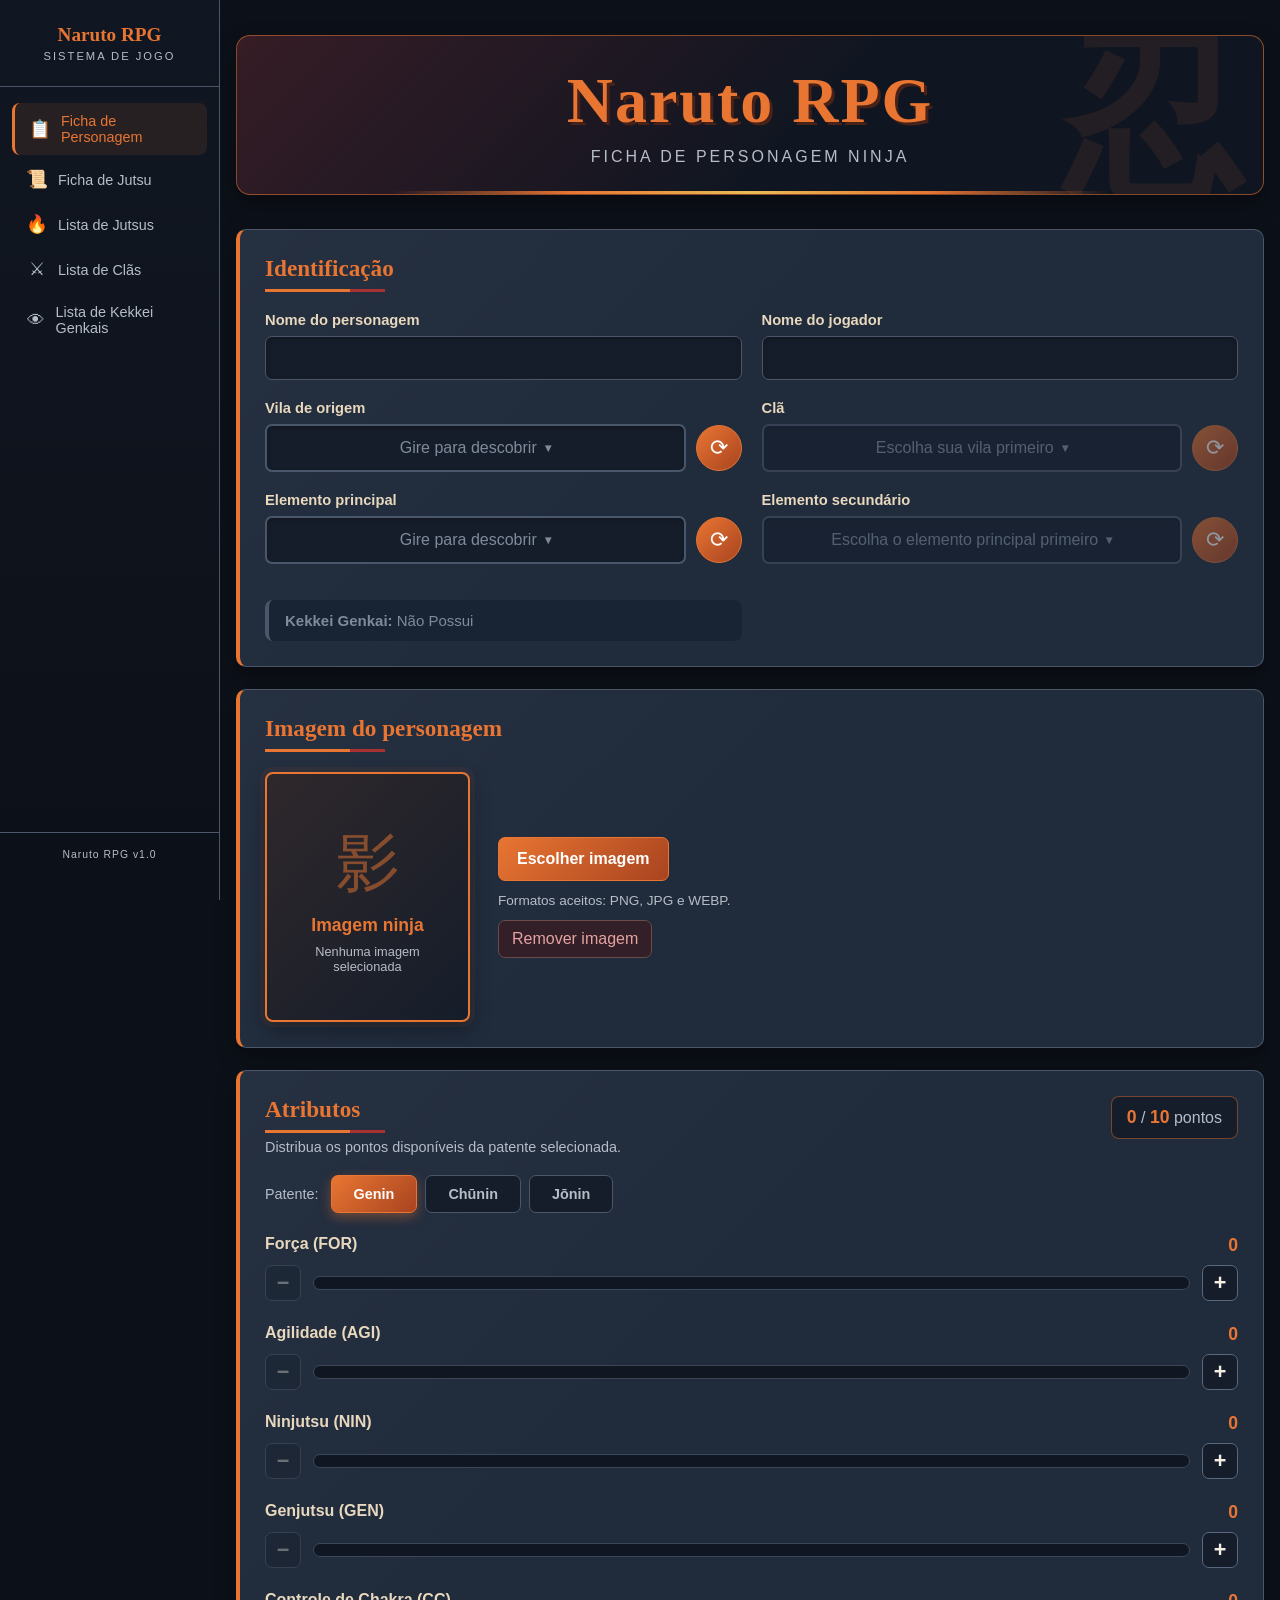
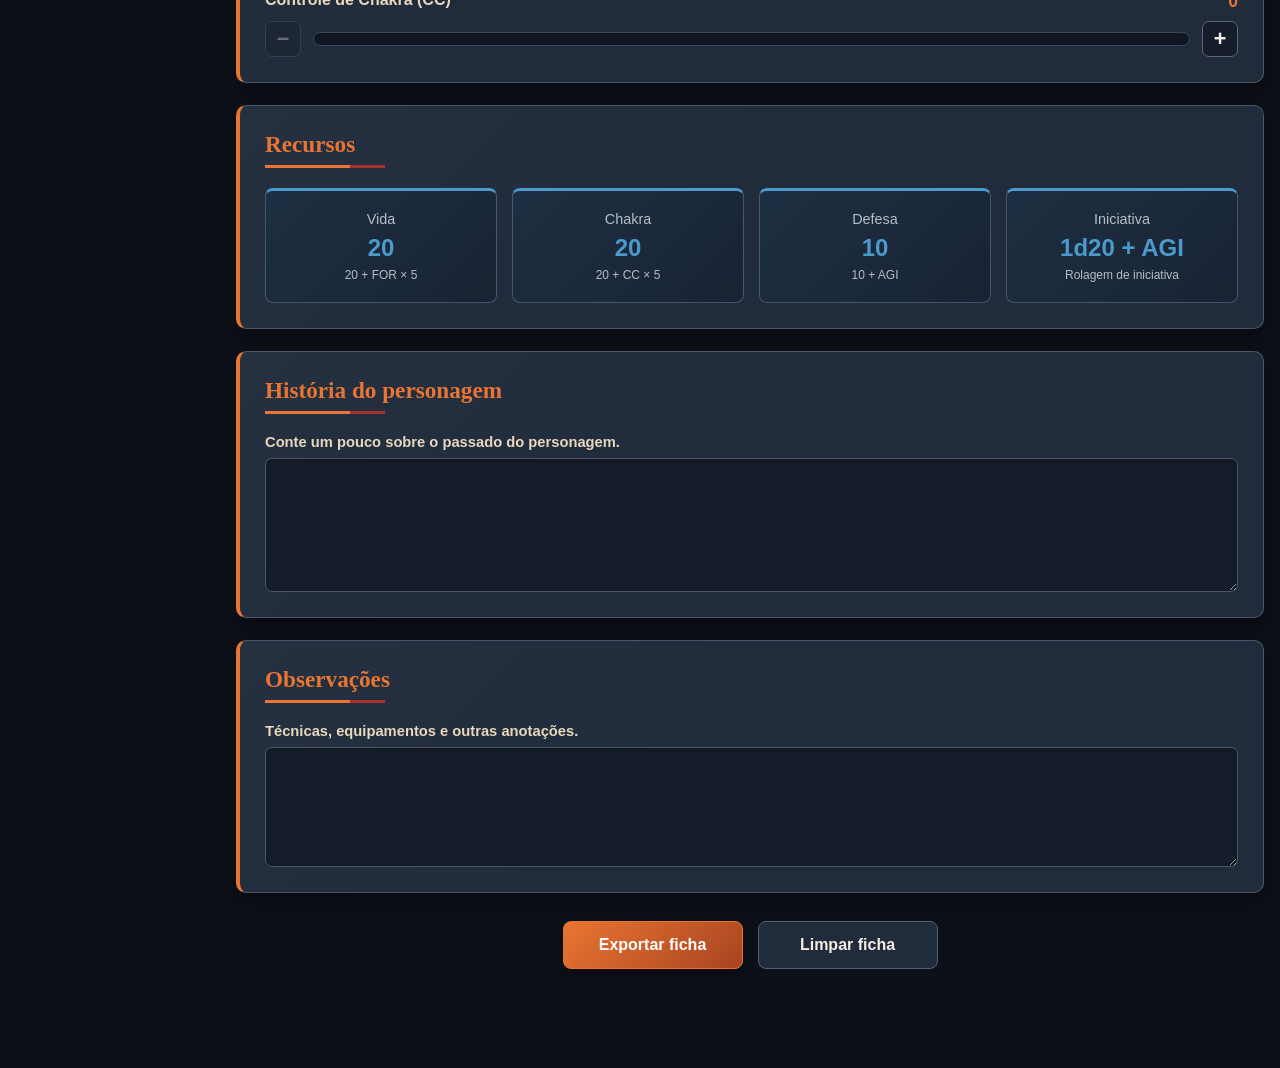
<file: index.html>
<!DOCTYPE html>
<html lang="pt-BR">
<head>
  <meta charset="UTF-8">
  <meta name="viewport" content="width=device-width, initial-scale=1.0">

  <title>Naruto RPG - Ficha de Personagem</title>

  <link rel="stylesheet" href="style.css">
</head>

<body>
  <div class="app-layout">
    <aside class="sidebar">
      <div class="sidebar-logo">
        <h2>Naruto RPG</h2>
        <p>Sistema de Jogo</p>
      </div>
      <nav class="sidebar-nav">
        <a href="index.html" class="active">
          <span class="nav-icon">&#x1F4CB;</span> Ficha de Personagem
        </a>
        <a href="jutsu-sheet.html">
          <span class="nav-icon">&#x1F4DC;</span> Ficha de Jutsu
        </a>
        <a href="jutsus.html">
          <span class="nav-icon">&#x1F525;</span> Lista de Jutsus
        </a>
        <a href="clans.html">
          <span class="nav-icon">&#x2694;</span> Lista de Clãs
        </a>
        <a href="kekkei.html">
          <span class="nav-icon">&#x1F441;</span> Lista de Kekkei Genkais
        </a>
      </nav>
      <div class="sidebar-footer">
        Naruto RPG v1.0
      </div>
    </aside>

    <div class="main-content">
      <main class="container">

        <header class="page-header">
          <h1>Naruto RPG</h1>
          <p>Ficha de personagem ninja</p>
        </header>

    <form id="character-form">

      <section class="card">
        <h2>Identificação</h2>

        <div class="form-grid">

          <div class="form-group">
            <label for="character-name">Nome do personagem</label>
            <input
              type="text"
              id="character-name"
              required
            >
          </div>

          <div class="form-group">
            <label for="player-name">Nome do jogador</label>
            <input
              type="text"
              id="player-name"
              required
            >
          </div>

          <div class="form-group">
            <label>Vila de origem</label>
            <div class="roulette-box">
              <div class="roulette-row">
                <div id="village-display" class="roulette-display" data-target="village-select">
                  <span class="roulette-placeholder">Gire para descobrir</span>
                </div>
                <button type="button" id="spin-village" class="spin-button" title="Girar" aria-label="Girar">
                  <span class="spin-icon">&#x27F3;</span>
                </button>
              </div>
              <input type="hidden" id="village" required>
              <div class="roulette-picker">
                <select id="village-select">
                  <option value="">Escolha a vila</option>
                  <option value="Konoha">Konoha</option>
                  <option value="Kazesuna">Suna</option>
                  <option value="Kiri">Kiri</option>
                  <option value="Kumo">Kumo</option>
                  <option value="Iwa">Iwa</option>
                </select>
              </div>
            </div>
          </div>

          <div class="form-group">
            <label>Clã</label>
            <div class="roulette-box">
              <div class="roulette-row">
                <div id="clan-display" class="roulette-display" data-target="clan-select">
                  <span class="roulette-placeholder">Escolha sua vila primeiro</span>
                </div>
                <button type="button" id="spin-clan" class="spin-button" title="Girar" aria-label="Girar" disabled>
                  <span class="spin-icon">&#x27F3;</span>
                </button>
              </div>
              <input type="hidden" id="clan" required>
              <div class="roulette-picker">
                <select id="clan-select" disabled>
                  <option value="">Escolha o clã</option>
                </select>
              </div>
            </div>
          </div>

          <div class="form-group">
            <label>Elemento principal</label>
            <div class="roulette-box">
              <div class="roulette-row">
                <div id="element-display" class="roulette-display" data-target="element-select">
                  <span class="roulette-placeholder">Gire para descobrir</span>
                </div>
                <button type="button" id="spin-element" class="spin-button" title="Girar" aria-label="Girar">
                  <span class="spin-icon">&#x27F3;</span>
                </button>
              </div>
              <input type="hidden" id="element" required>
              <div class="roulette-picker">
                <select id="element-select">
                  <option value="">Escolha o elemento</option>
                </select>
              </div>
            </div>
          </div>

          <div id="kekkei-section" class="form-group">
            <label>Elemento secundário</label>
            <div class="roulette-box">
              <div class="roulette-row">
                <div id="element2-display" class="roulette-display" data-target="element2-select">
                  <span class="roulette-placeholder">Gire para descobrir</span>
                </div>
                <button type="button" id="spin-element2" class="spin-button" title="Girar" aria-label="Girar">
                  <span class="spin-icon">&#x27F3;</span>
                </button>
              </div>
              <input type="hidden" id="element2" name="element2">
              <div class="roulette-picker">
                <select id="element2-select">
                  <option value="">Escolha o elemento</option>
                </select>
              </div>
            </div>
          </div>

          <div id="kekkei-result" class="kekkei-result">
            <strong>Kekkei Genkai:</strong> <span id="kekkei-name">Não Possui</span>
          </div>

        </div>
      </section>

      <section class="card">
        <h2>Imagem do personagem</h2>

        <div class="image-upload">

          <div class="image-preview-container">
            <img
              id="character-image-preview"
              class="character-image-preview hidden"
              alt="Imagem do personagem"
            >

            <div id="image-placeholder" class="image-placeholder">
              <span>Imagem ninja</span>
              <small>Nenhuma imagem selecionada</small>
            </div>
          </div>

          <div class="image-controls">
            <label for="character-image" class="upload-label">
              Escolher imagem
            </label>

            <input
              type="file"
              id="character-image"
              accept="image/png, image/jpeg, image/webp"
            >

            <p class="upload-help">
              Formatos aceitos: PNG, JPG e WEBP.
            </p>

            <button
              type="button"
              id="remove-image-button"
              class="small-button"
            >
              Remover imagem
            </button>
          </div>

        </div>
      </section>

      <section class="card">

        <div class="section-heading">
          <div>
            <h2>Atributos</h2>
            <p>Distribua os pontos disponíveis da patente selecionada.</p>
          </div>

          <div class="points-counter">
            <span id="points-used">0</span>
            <span>/ <span id="points-total">10</span> pontos</span>
          </div>
        </div>

        <div class="rank-buttons">
          <label>Patente:</label>
          <div class="rank-buttons-group">
            <input type="hidden" id="rank" required>
            <button type="button" class="rank-btn active" data-rank="Genin">Genin</button>
            <button type="button" class="rank-btn" data-rank="Chūnin">Chūnin</button>
            <button type="button" class="rank-btn" data-rank="Jōnin">Jōnin</button>
          </div>
        </div>

        <div class="attributes-list">

          <div class="attribute-row">
            <div class="attribute-header">
              <label>Força (FOR)</label>
              <span id="FOR-value">0</span>
            </div>

            <div class="attribute-controls">
              <button type="button" class="attribute-button decrease" data-attribute="FOR">−</button>

              <div class="attribute-bar">
                <div id="FOR-bar" class="attribute-bar-fill"></div>
              </div>

              <button type="button" class="attribute-button increase" data-attribute="FOR">+</button>
            </div>
          </div>

          <div class="attribute-row">
            <div class="attribute-header">
              <label>Agilidade (AGI)</label>
              <span id="AGI-value">0</span>
            </div>

            <div class="attribute-controls">
              <button type="button" class="attribute-button decrease" data-attribute="AGI">−</button>

              <div class="attribute-bar">
                <div id="AGI-bar" class="attribute-bar-fill"></div>
              </div>

              <button type="button" class="attribute-button increase" data-attribute="AGI">+</button>
            </div>
          </div>

          <div class="attribute-row">
            <div class="attribute-header">
              <label>Ninjutsu (NIN)</label>
              <span id="NIN-value">0</span>
            </div>

            <div class="attribute-controls">
              <button type="button" class="attribute-button decrease" data-attribute="NIN">−</button>

              <div class="attribute-bar">
                <div id="NIN-bar" class="attribute-bar-fill"></div>
              </div>

              <button type="button" class="attribute-button increase" data-attribute="NIN">+</button>
            </div>
          </div>

          <div class="attribute-row">
            <div class="attribute-header">
              <label>Genjutsu (GEN)</label>
              <span id="GEN-value">0</span>
            </div>

            <div class="attribute-controls">
              <button type="button" class="attribute-button decrease" data-attribute="GEN">−</button>

              <div class="attribute-bar">
                <div id="GEN-bar" class="attribute-bar-fill"></div>
              </div>

              <button type="button" class="attribute-button increase" data-attribute="GEN">+</button>
            </div>
          </div>

          <div class="attribute-row">
            <div class="attribute-header">
              <label>Controle de Chakra (CC)</label>
              <span id="CC-value">0</span>
            </div>

            <div class="attribute-controls">
              <button type="button" class="attribute-button decrease" data-attribute="CC">−</button>

              <div class="attribute-bar">
                <div id="CC-bar" class="attribute-bar-fill"></div>
              </div>

              <button type="button" class="attribute-button increase" data-attribute="CC">+</button>
            </div>
          </div>

        </div>
      </section>

      <section class="card">
        <h2>Recursos</h2>

        <div class="resources-grid">

          <div class="resource-box">
            <span class="resource-label">Vida</span>
            <strong id="health-value">20</strong>
            <small>20 + FOR × 5</small>
          </div>

          <div class="resource-box">
            <span class="resource-label">Chakra</span>
            <strong id="chakra-value">20</strong>
            <small>20 + CC × 5</small>
          </div>

          <div class="resource-box">
            <span class="resource-label">Defesa</span>
            <strong id="defense-value">10</strong>
            <small>10 + AGI</small>
          </div>

          <div class="resource-box">
            <span class="resource-label">Iniciativa</span>
            <strong>1d20 + AGI</strong>
            <small>Rolagem de iniciativa</small>
          </div>

        </div>
      </section>

      <section class="card">
        <h2>História do personagem</h2>

        <div class="form-group">
          <label for="background">
            Conte um pouco sobre o passado do personagem.
          </label>

          <textarea
            id="background"
            rows="6"
          ></textarea>
        </div>
      </section>

      <section class="card">
        <h2>Observações</h2>

        <div class="form-group">
          <label for="notes">
            Técnicas, equipamentos e outras anotações.
          </label>

          <textarea
            id="notes"
            rows="4"
          ></textarea>
        </div>
      </section>

      <div class="form-actions">
        <button type="submit" class="primary-button">
          Exportar ficha
        </button>

        <button type="button" id="reset-button" class="secondary-button">
          Limpar ficha
        </button>
      </div>

      <p id="form-message" class="form-message" role="status"></p>

    </form>
      </main>
    </div>
  </div>

  <script src="script.js"></script>
</body>
</html>
</file>
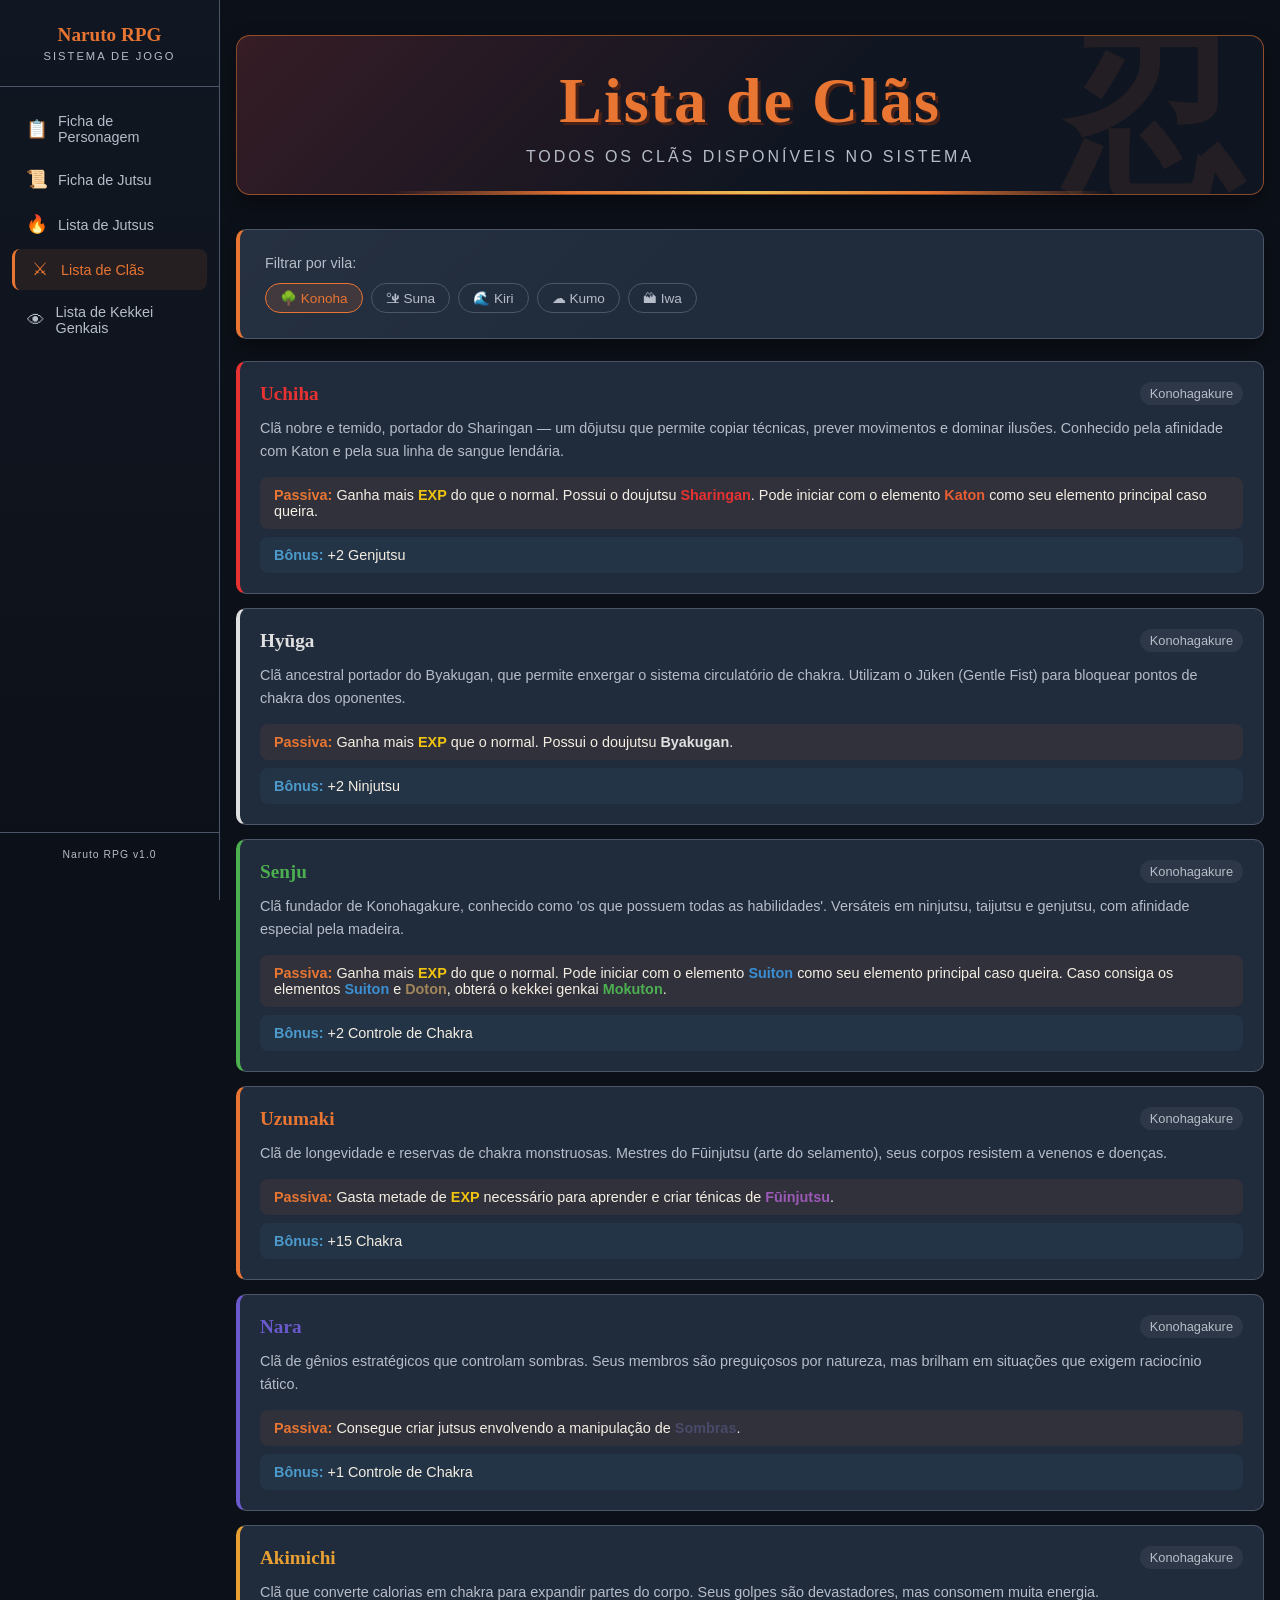
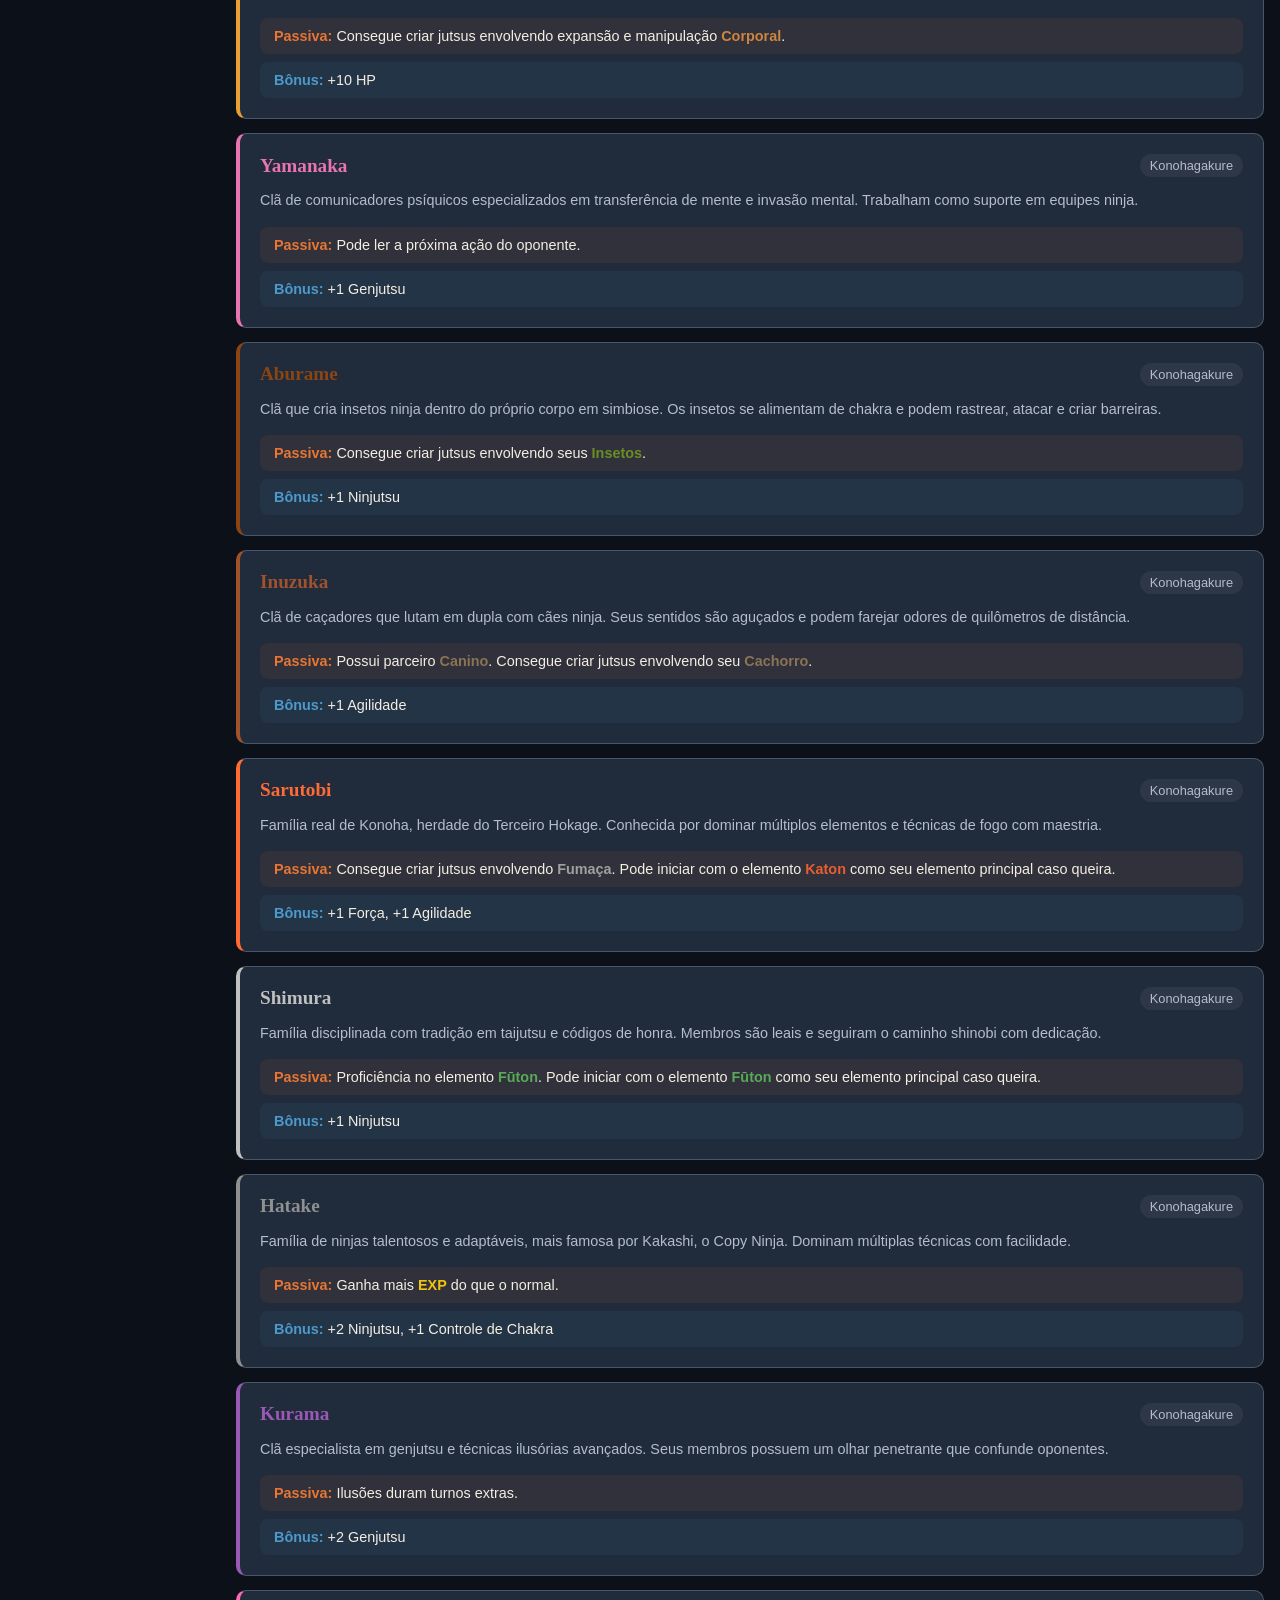
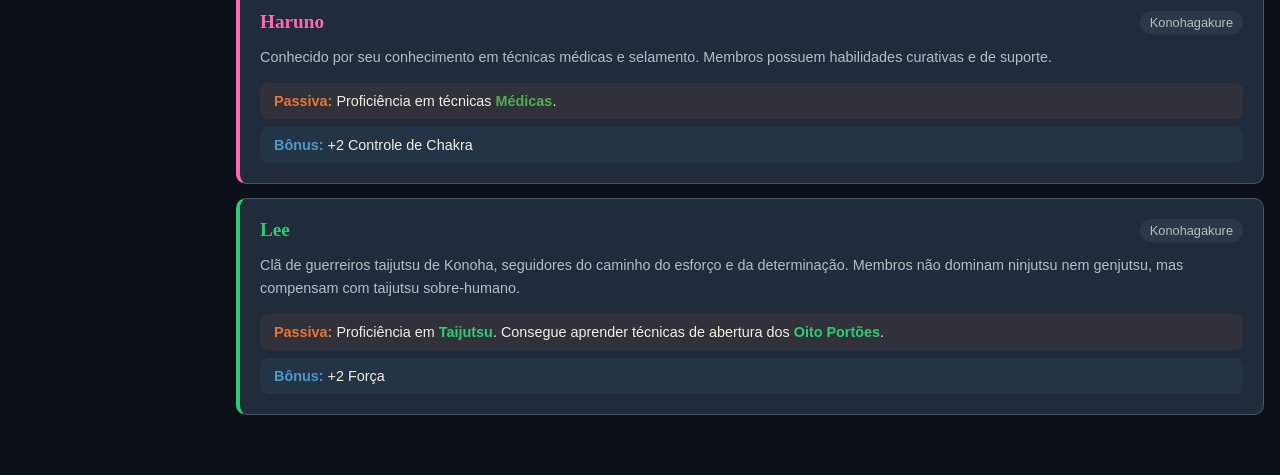
<file: clans.html>
<!DOCTYPE html>
<html lang="pt-BR">
<head>
  <meta charset="UTF-8">
  <meta name="viewport" content="width=device-width, initial-scale=1.0">

  <title>Naruto RPG - Lista de Clãs</title>

  <link rel="stylesheet" href="style.css">
</head>

<body>
  <div class="app-layout">
    <aside class="sidebar">
      <div class="sidebar-logo">
        <h2>Naruto RPG</h2>
        <p>Sistema de Jogo</p>
      </div>
      <nav class="sidebar-nav">
        <a href="index.html">
          <span class="nav-icon">&#x1F4CB;</span> Ficha de Personagem
        </a>
        <a href="jutsu-sheet.html">
          <span class="nav-icon">&#x1F4DC;</span> Ficha de Jutsu
        </a>
        <a href="jutsus.html">
          <span class="nav-icon">&#x1F525;</span> Lista de Jutsus
        </a>
        <a href="clans.html" class="active">
          <span class="nav-icon">&#x2694;</span> Lista de Clãs
        </a>
        <a href="kekkei.html">
          <span class="nav-icon">&#x1F441;</span> Lista de Kekkei Genkais
        </a>
      </nav>
      <div class="sidebar-footer">
        Naruto RPG v1.0
      </div>
    </aside>

    <div class="main-content">
      <main class="container">

        <header class="page-header">
          <h1>Lista de Clãs</h1>
          <p>Todos os clãs disponíveis no sistema</p>
        </header>

        <section class="card">
          <div class="jutsu-filters">
            <label>Filtrar por vila:</label>
            <div class="filter-buttons">
              <button type="button" class="clan-list-filter-btn active" data-village="Konoha">&#x1F333; Konoha</button>
              <button type="button" class="clan-list-filter-btn" data-village="Kazesuna">&#x1F3DC; Suna</button>
              <button type="button" class="clan-list-filter-btn" data-village="Kiri">&#x1F30A; Kiri</button>
              <button type="button" class="clan-list-filter-btn" data-village="Kumo">&#x2601; Kumo</button>
              <button type="button" class="clan-list-filter-btn" data-village="Iwa">&#x1F3D4; Iwa</button>
            </div>
          </div>
        </section>

        <div id="clan-list" class="clan-list">
        </div>

      </main>
    </div>
  </div>

  <script src="clans.js"></script>
</body>
</html>
</file>
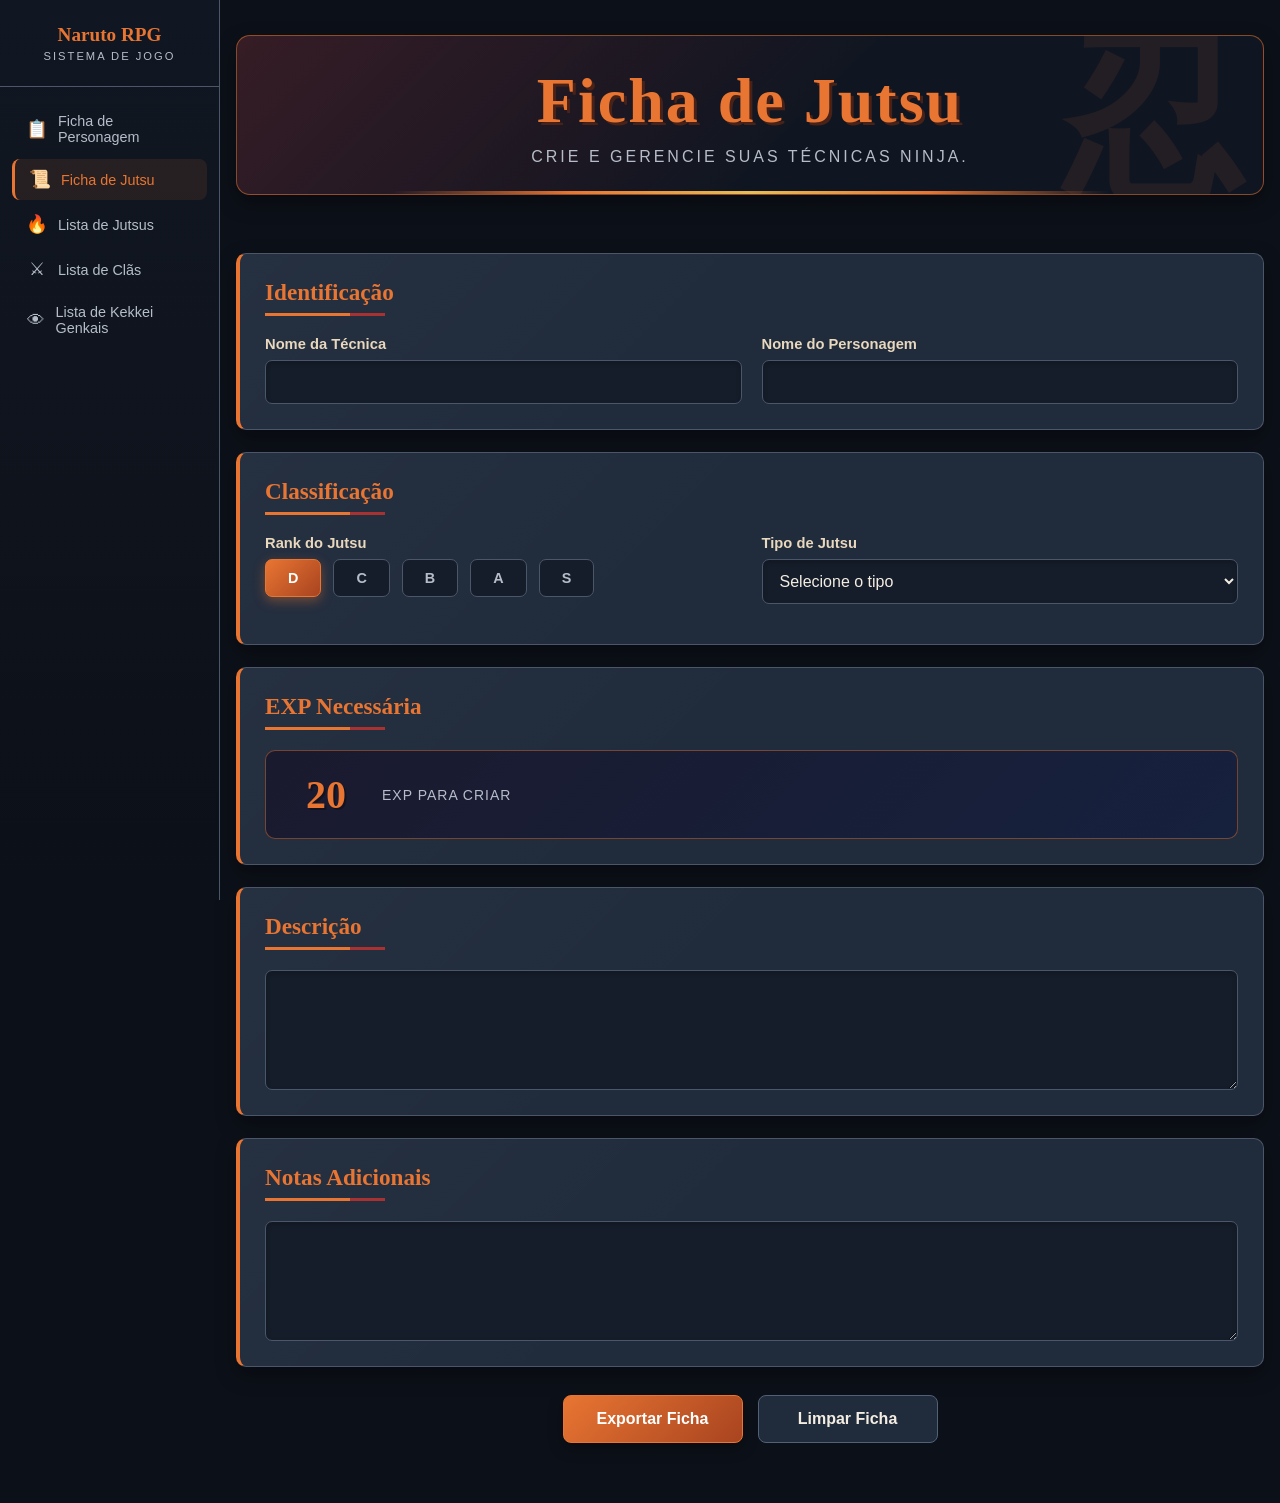
<file: jutsu-sheet.html>
<!DOCTYPE html>
<html lang="pt-BR">
<head>
  <meta charset="UTF-8">
  <meta name="viewport" content="width=device-width, initial-scale=1.0">

  <title>Naruto RPG - Ficha de Jutsu</title>

  <link rel="stylesheet" href="style.css">
</head>

<body>
  <div class="app-layout">
    <aside class="sidebar">
      <div class="sidebar-logo">
        <h2>Naruto RPG</h2>
        <p>Sistema de Jogo</p>
      </div>
      <nav class="sidebar-nav">
        <a href="index.html">
          <span class="nav-icon">&#x1F4CB;</span> Ficha de Personagem
        </a>
        <a href="jutsu-sheet.html" class="active">
          <span class="nav-icon">&#x1F4DC;</span> Ficha de Jutsu
        </a>
        <a href="jutsus.html">
          <span class="nav-icon">&#x1F525;</span> Lista de Jutsus
        </a>
        <a href="clans.html">
          <span class="nav-icon">&#x2694;</span> Lista de Clãs
        </a>
        <a href="kekkei.html">
          <span class="nav-icon">&#x1F441;</span> Lista de Kekkei Genkais
        </a>
      </nav>
    </aside>

    <div class="main-content">
      <main class="container">

        <header class="page-header">
          <h1>Ficha de Jutsu</h1>
          <p>Crie e gerencie suas técnicas ninja.</p>
        </header>

      <p id="form-message" class="form-message"></p>

      <form id="jutsu-form">

        <section class="card">
          <h2>Identificação</h2>
          <div class="form-grid">
            <div class="form-group">
              <label for="jutsu-name">Nome da Técnica</label>
              <input
                type="text"
                id="jutsu-name"
                required
              >
            </div>
            <div class="form-group">
              <label for="jutsu-user">Nome do Personagem</label>
              <input
                type="text"
                id="jutsu-user"
              >
            </div>
          </div>
        </section>

        <section class="card">
          <h2>Classificação</h2>
          <div class="form-grid">
            <div class="form-group">
              <label>Rank do Jutsu</label>
              <div class="rank-buttons">
                <input type="hidden" id="jutsu-rank" required>
                <button type="button" class="rank-btn active" data-rank="D">D</button>
                <button type="button" class="rank-btn" data-rank="C">C</button>
                <button type="button" class="rank-btn" data-rank="B">B</button>
                <button type="button" class="rank-btn" data-rank="A">A</button>
                <button type="button" class="rank-btn" data-rank="S">S</button>
              </div>
            </div>
            <div class="form-group">
              <label for="jutsu-type">Tipo de Jutsu</label>
              <select id="jutsu-type" required>
                <option value="">Selecione o tipo</option>
                <option value="Ninjutsu">Ninjutsu</option>
                <option value="Genjutsu">Genjutsu</option>
                <option value="Taijutsu">Taijutsu</option>
                <option value="Kenjutsu">Kenjutsu</option>
                <option value="Fūinjutsu">Fūinjutsu</option>
                <option value="Subjutsu">Subjutsu</option>
                <option value="Kekkei Genkai">Kekkei Genkai</option>
              </select>
            </div>
          </div>
        </section>

        <section class="card">
          <h2>EXP Necessária</h2>
          <div class="exp-display">
            <div class="exp-value" id="exp-cost">20</div>
            <div class="exp-label">EXP para criar</div>
          </div>
        </section>

        <section class="card">
          <h2>Descrição</h2>
          <div class="form-group">
            <textarea
              id="jutsu-description"
              rows="5"
            ></textarea>
          </div>
        </section>

        <section class="card">
          <h2>Notas Adicionais</h2>
          <div class="form-group">
            <textarea
              id="jutsu-notes"
              rows="3"
            ></textarea>
          </div>
        </section>

        <div class="form-actions">
          <button type="button" id="export-button" class="primary-button">
            Exportar Ficha
          </button>
          <button type="button" id="reset-button" class="secondary-button">
            Limpar Ficha
          </button>
        </div>

      </form>

      </main>
    </div>
  </div>

  <script src="jutsu-sheet.js"></script>
</body>
</html>
</file>
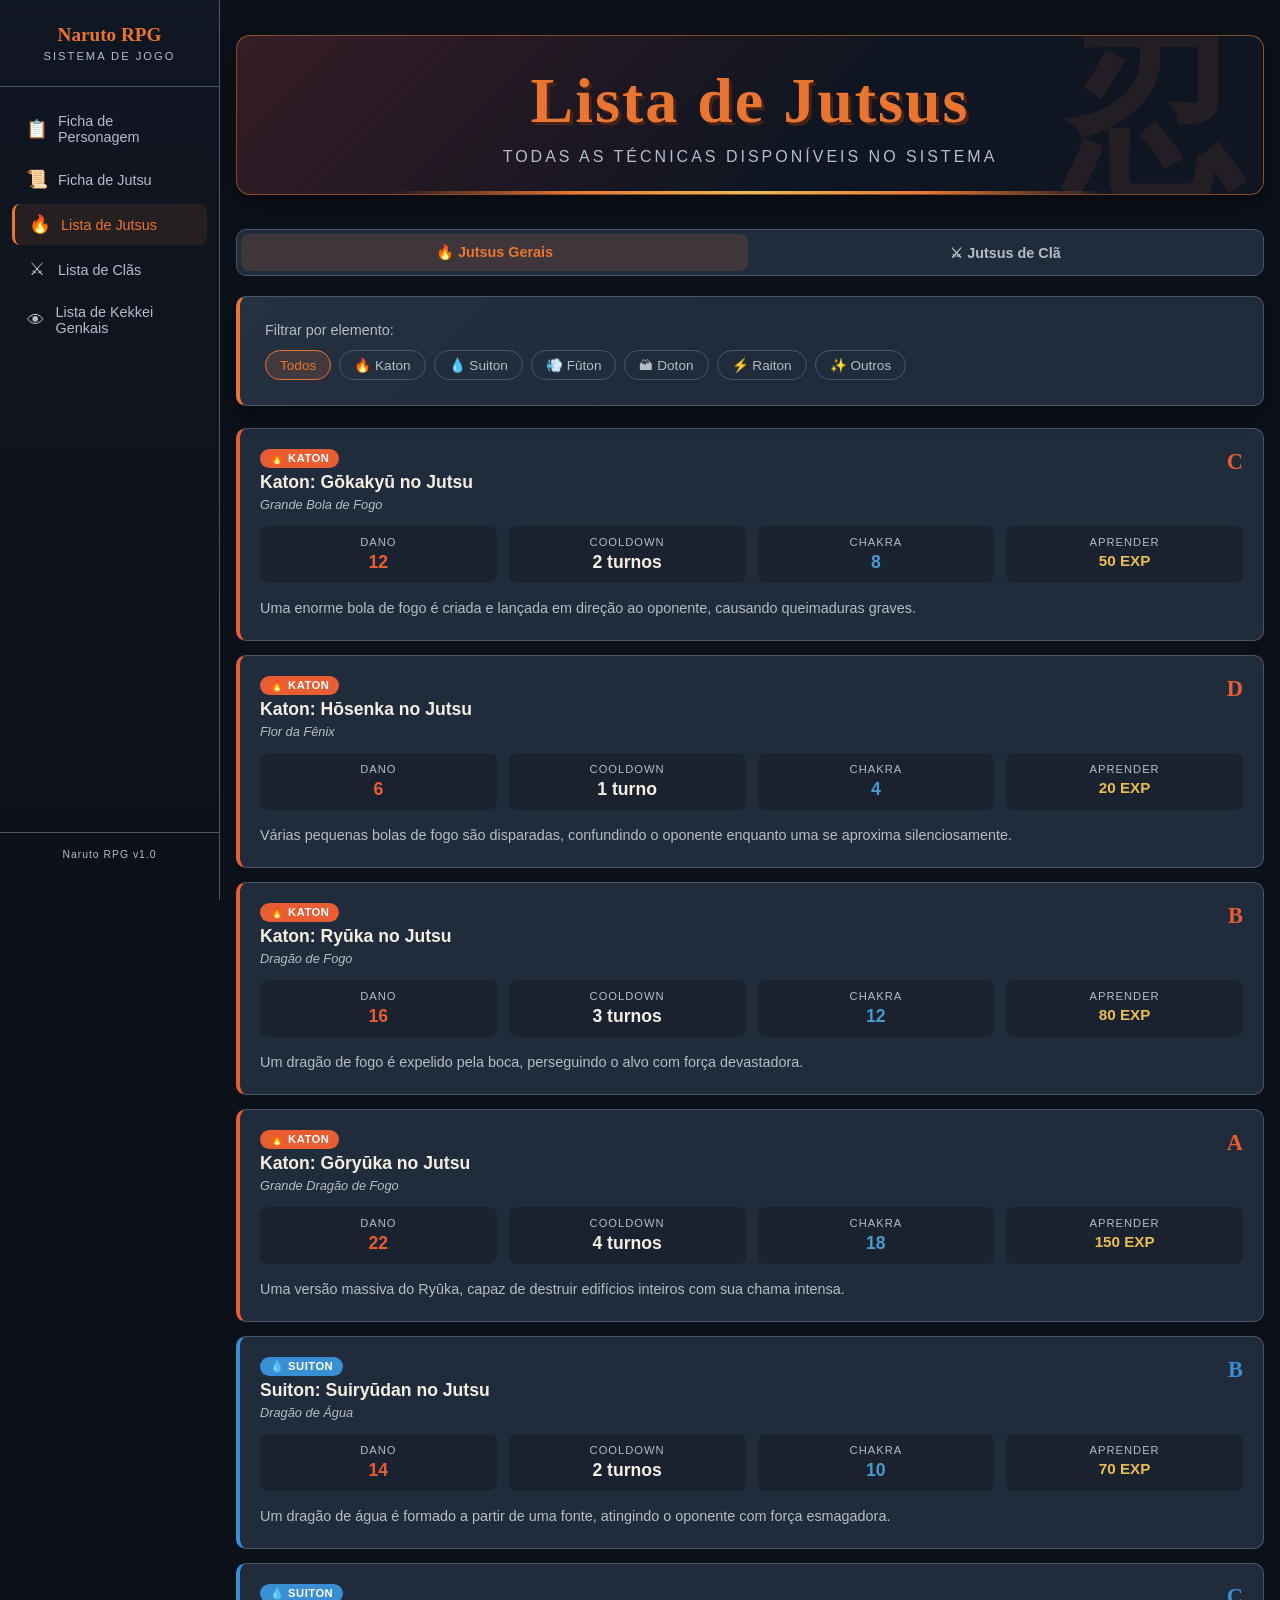
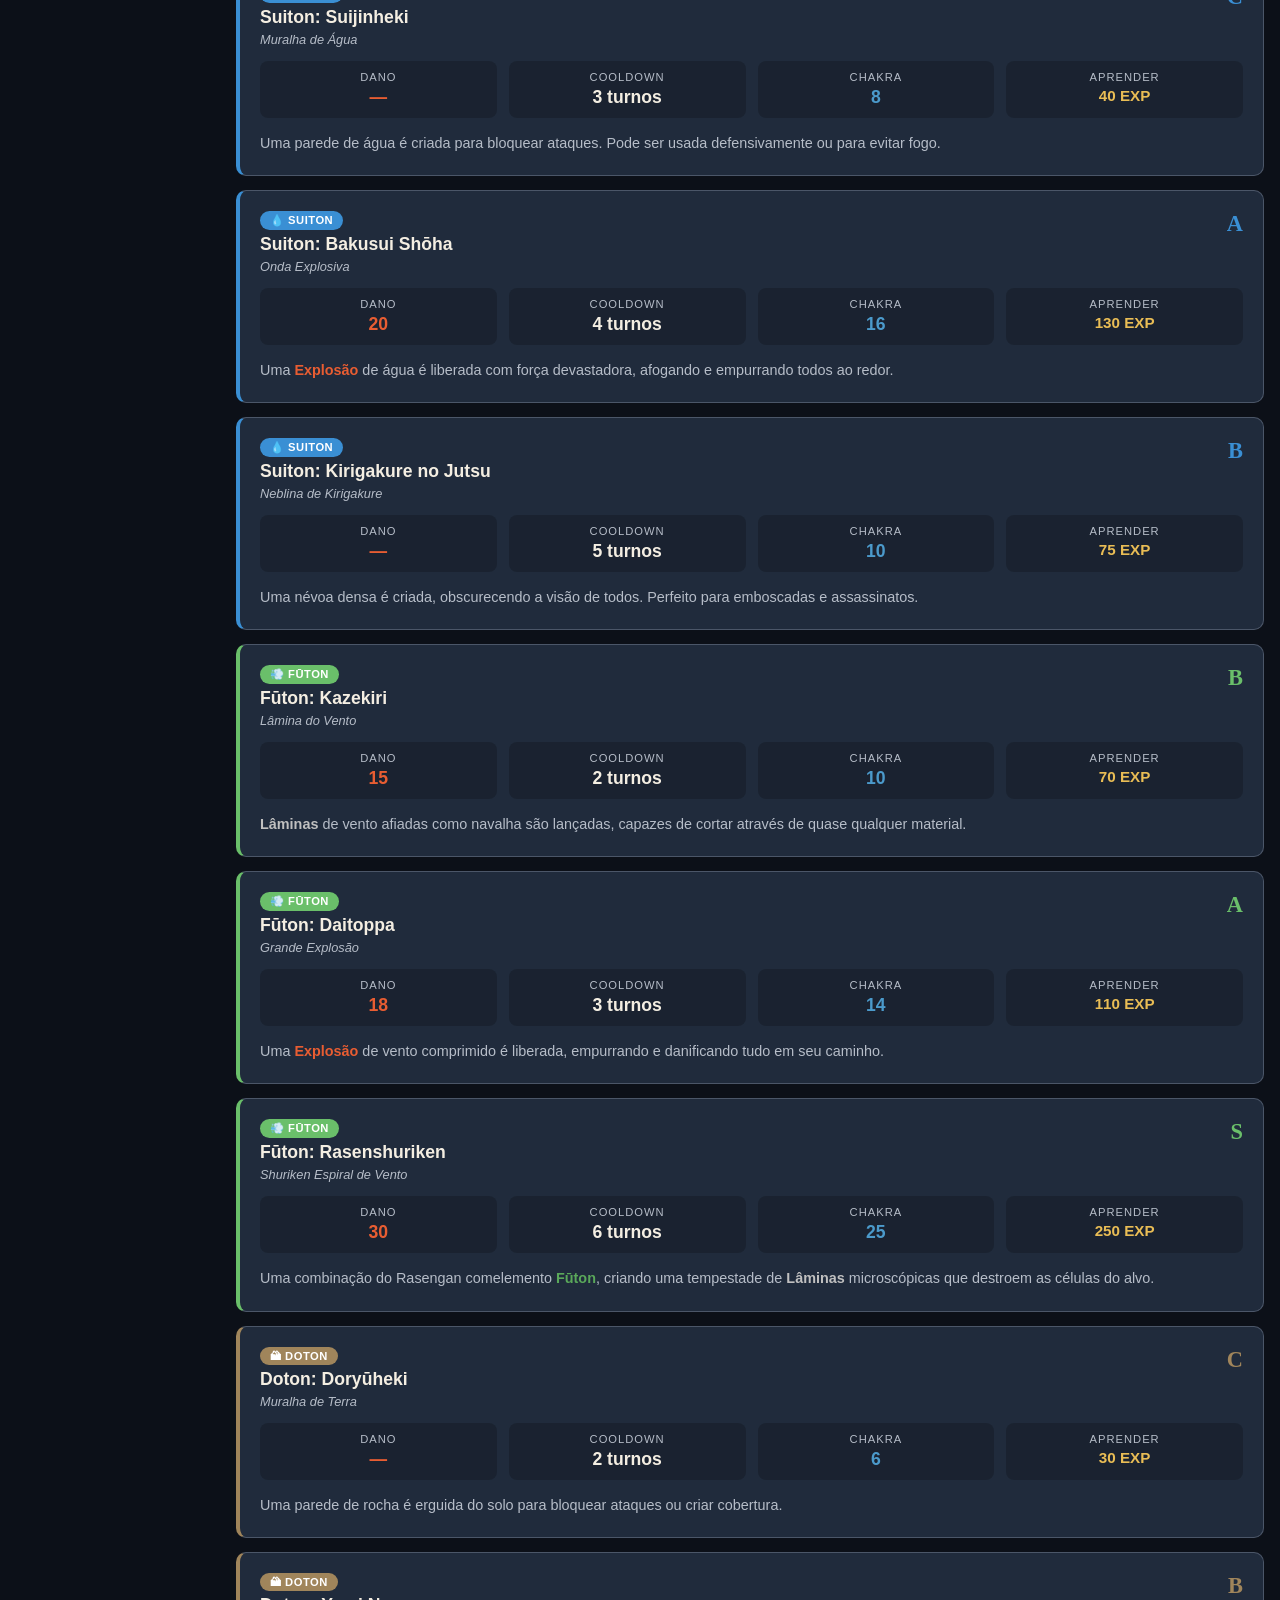
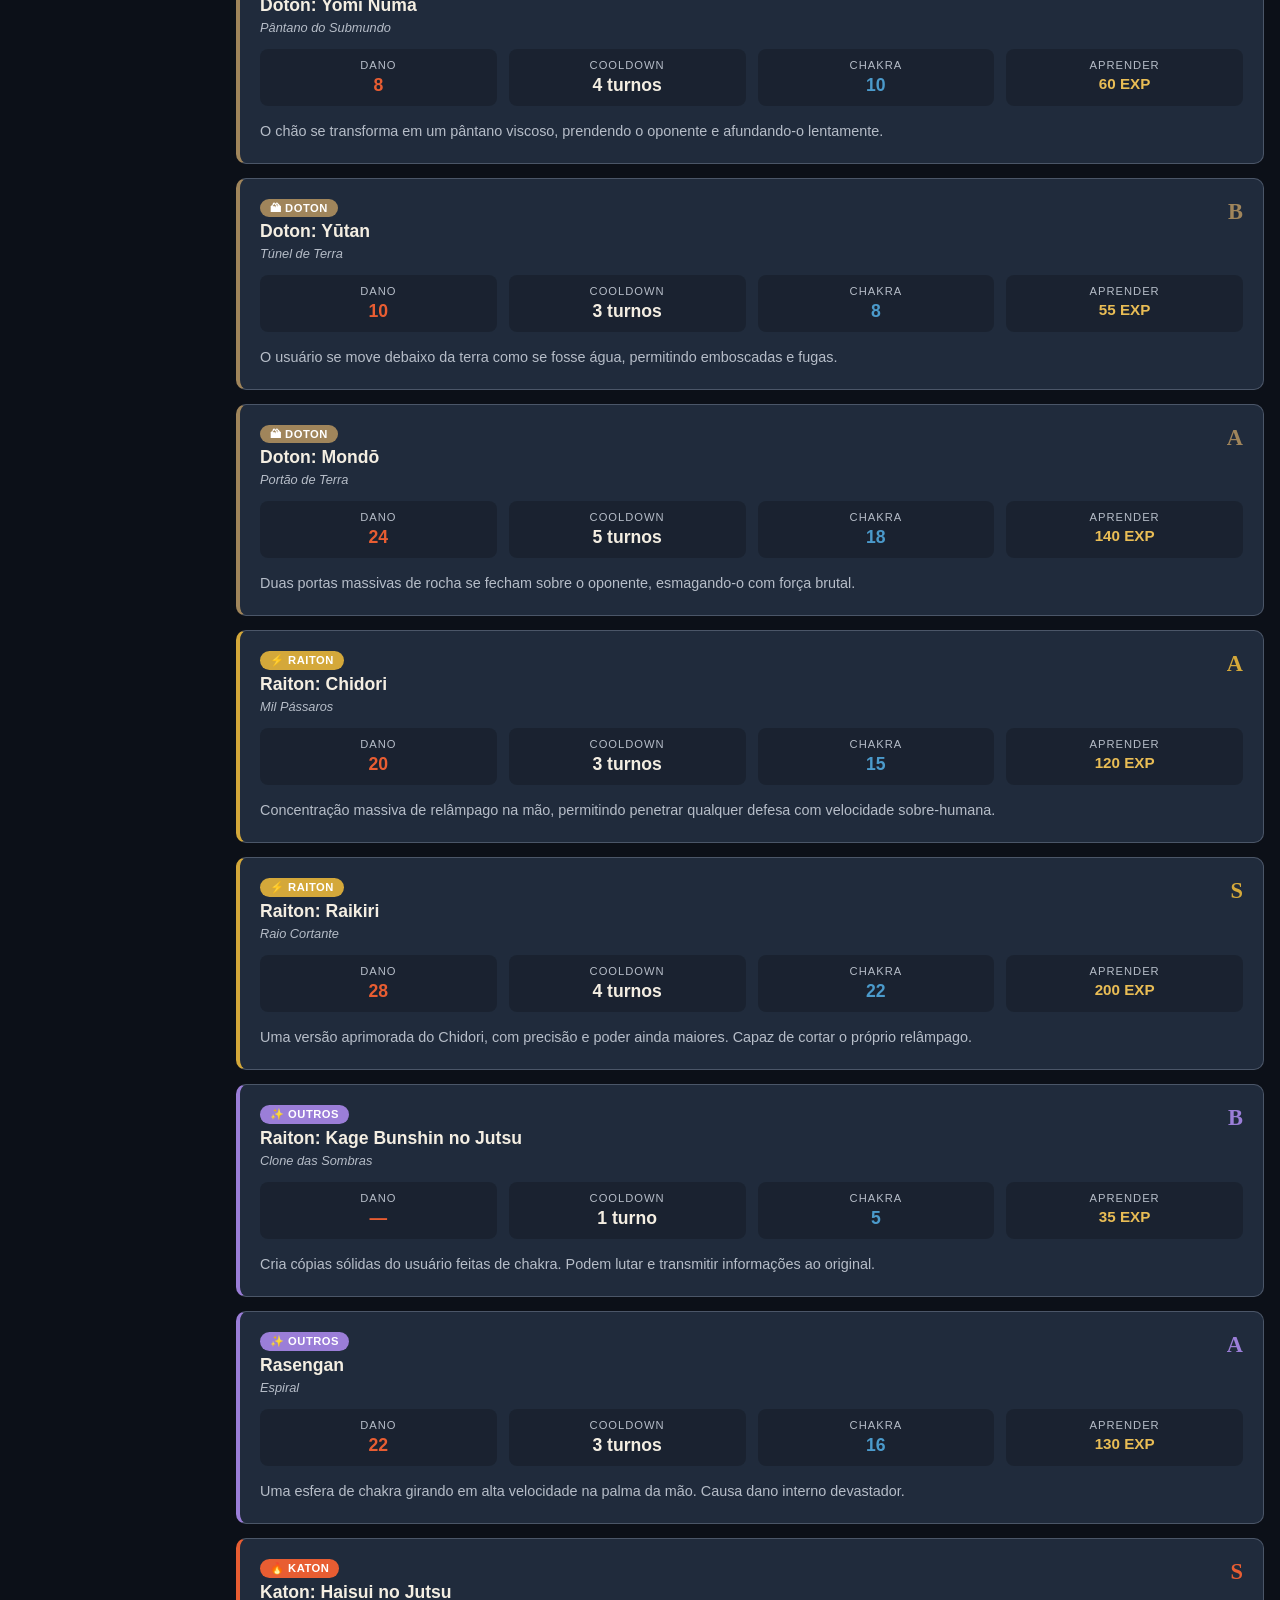
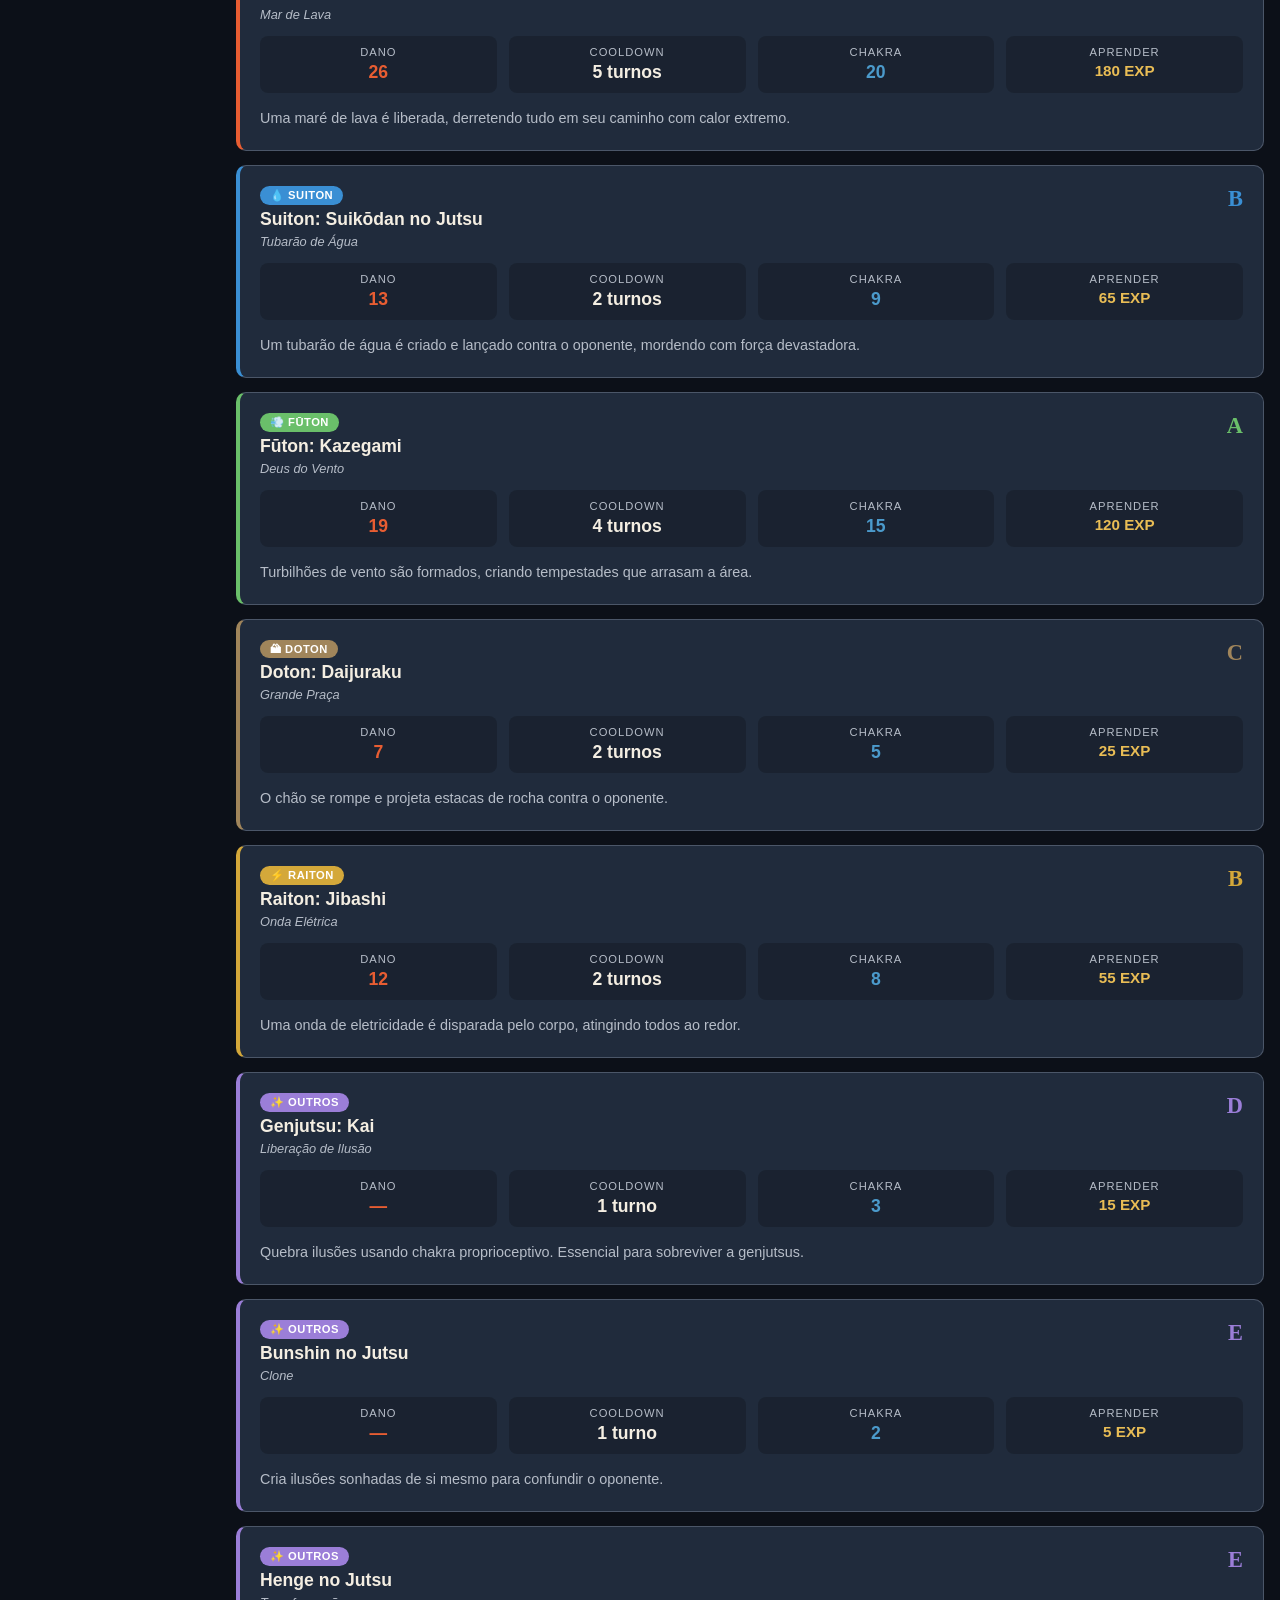
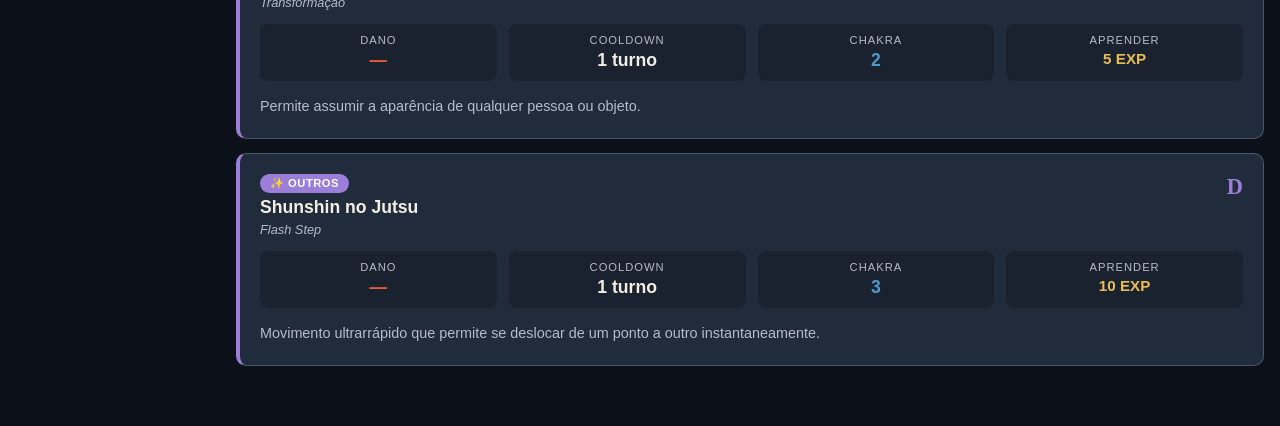
<file: jutsus.html>
<!DOCTYPE html>
<html lang="pt-BR">
<head>
  <meta charset="UTF-8">
  <meta name="viewport" content="width=device-width, initial-scale=1.0">

  <title>Naruto RPG - Lista de Jutsus</title>

  <link rel="stylesheet" href="style.css">
</head>

<body>
  <div class="app-layout">
    <aside class="sidebar">
      <div class="sidebar-logo">
        <h2>Naruto RPG</h2>
        <p>Sistema de Jogo</p>
      </div>
      <nav class="sidebar-nav">
        <a href="index.html">
          <span class="nav-icon">&#x1F4CB;</span> Ficha de Personagem
        </a>
        <a href="jutsu-sheet.html">
          <span class="nav-icon">&#x1F4DC;</span> Ficha de Jutsu
        </a>
        <a href="jutsus.html" class="active">
          <span class="nav-icon">&#x1F525;</span> Lista de Jutsus
        </a>
        <a href="clans.html">
          <span class="nav-icon">&#x2694;</span> Lista de Clãs
        </a>
        <a href="kekkei.html">
          <span class="nav-icon">&#x1F441;</span> Lista de Kekkei Genkais
        </a>
      </nav>
      <div class="sidebar-footer">
        Naruto RPG v1.0
      </div>
    </aside>

    <div class="main-content">
      <main class="container">

        <header class="page-header">
          <h1>Lista de Jutsus</h1>
          <p>Todas as técnicas disponíveis no sistema</p>
        </header>

        <div class="tabs-container">
          <div class="tabs">
            <button type="button" class="tab-btn active" data-tab="geral">&#x1F525; Jutsus Gerais</button>
            <button type="button" class="tab-btn" data-tab="clan">&#x2694; Jutsus de Clã</button>
          </div>
        </div>

        <div id="tab-geral" class="tab-content active">
          <section class="card">
            <div class="jutsu-filters">
              <label>Filtrar por elemento:</label>
              <div class="filter-buttons">
                <button type="button" class="filter-btn active" data-element="all">Todos</button>
                <button type="button" class="filter-btn" data-element="Katon">&#x1F525; Katon</button>
                <button type="button" class="filter-btn" data-element="Suiton">&#x1F4A7; Suiton</button>
                <button type="button" class="filter-btn" data-element="Fūton">&#x1F4A8; Fūton</button>
                <button type="button" class="filter-btn" data-element="Doton">&#x1F3D4; Doton</button>
                <button type="button" class="filter-btn" data-element="Raiton">&#x26A1; Raiton</button>
                <button type="button" class="filter-btn" data-element="outros">&#x2728; Outros</button>
              </div>
            </div>
          </section>

          <div id="jutsu-list" class="jutsu-list">
          </div>
        </div>

        <div id="tab-clan" class="tab-content">
          <section class="card">
            <div class="jutsu-filters">
              <label>Filtrar por vila:</label>
              <div class="filter-buttons">
                <button type="button" class="clan-filter-btn active" data-village="all">Todos</button>
                <button type="button" class="clan-filter-btn" data-village="Konoha">&#x1F333; Konoha</button>
                <button type="button" class="clan-filter-btn" data-village="Kazesuna">&#x1F3DC; Suna</button>
                <button type="button" class="clan-filter-btn" data-village="Kiri">&#x1F30A; Kiri</button>
                <button type="button" class="clan-filter-btn" data-village="Kumo">&#x2601; Kumo</button>
                <button type="button" class="clan-filter-btn" data-village="Iwa">&#x1F3D4; Iwa</button>
              </div>
            </div>
          </section>

          <div id="clan-jutsu-list" class="jutsu-list">
          </div>
        </div>

      </main>
    </div>
  </div>

  <script src="jutsus.js"></script>
  <script src="clan-jutsus.js"></script>
  <script>
    document.querySelectorAll(".tab-btn").forEach((btn) => {
      btn.addEventListener("click", () => {
        document.querySelectorAll(".tab-btn").forEach((b) => b.classList.remove("active"));
        document.querySelectorAll(".tab-content").forEach((c) => c.classList.remove("active"));
        btn.classList.add("active");
        document.getElementById("tab-" + btn.dataset.tab).classList.add("active");
      });
    });
  </script>
</body>
</html>
</file>
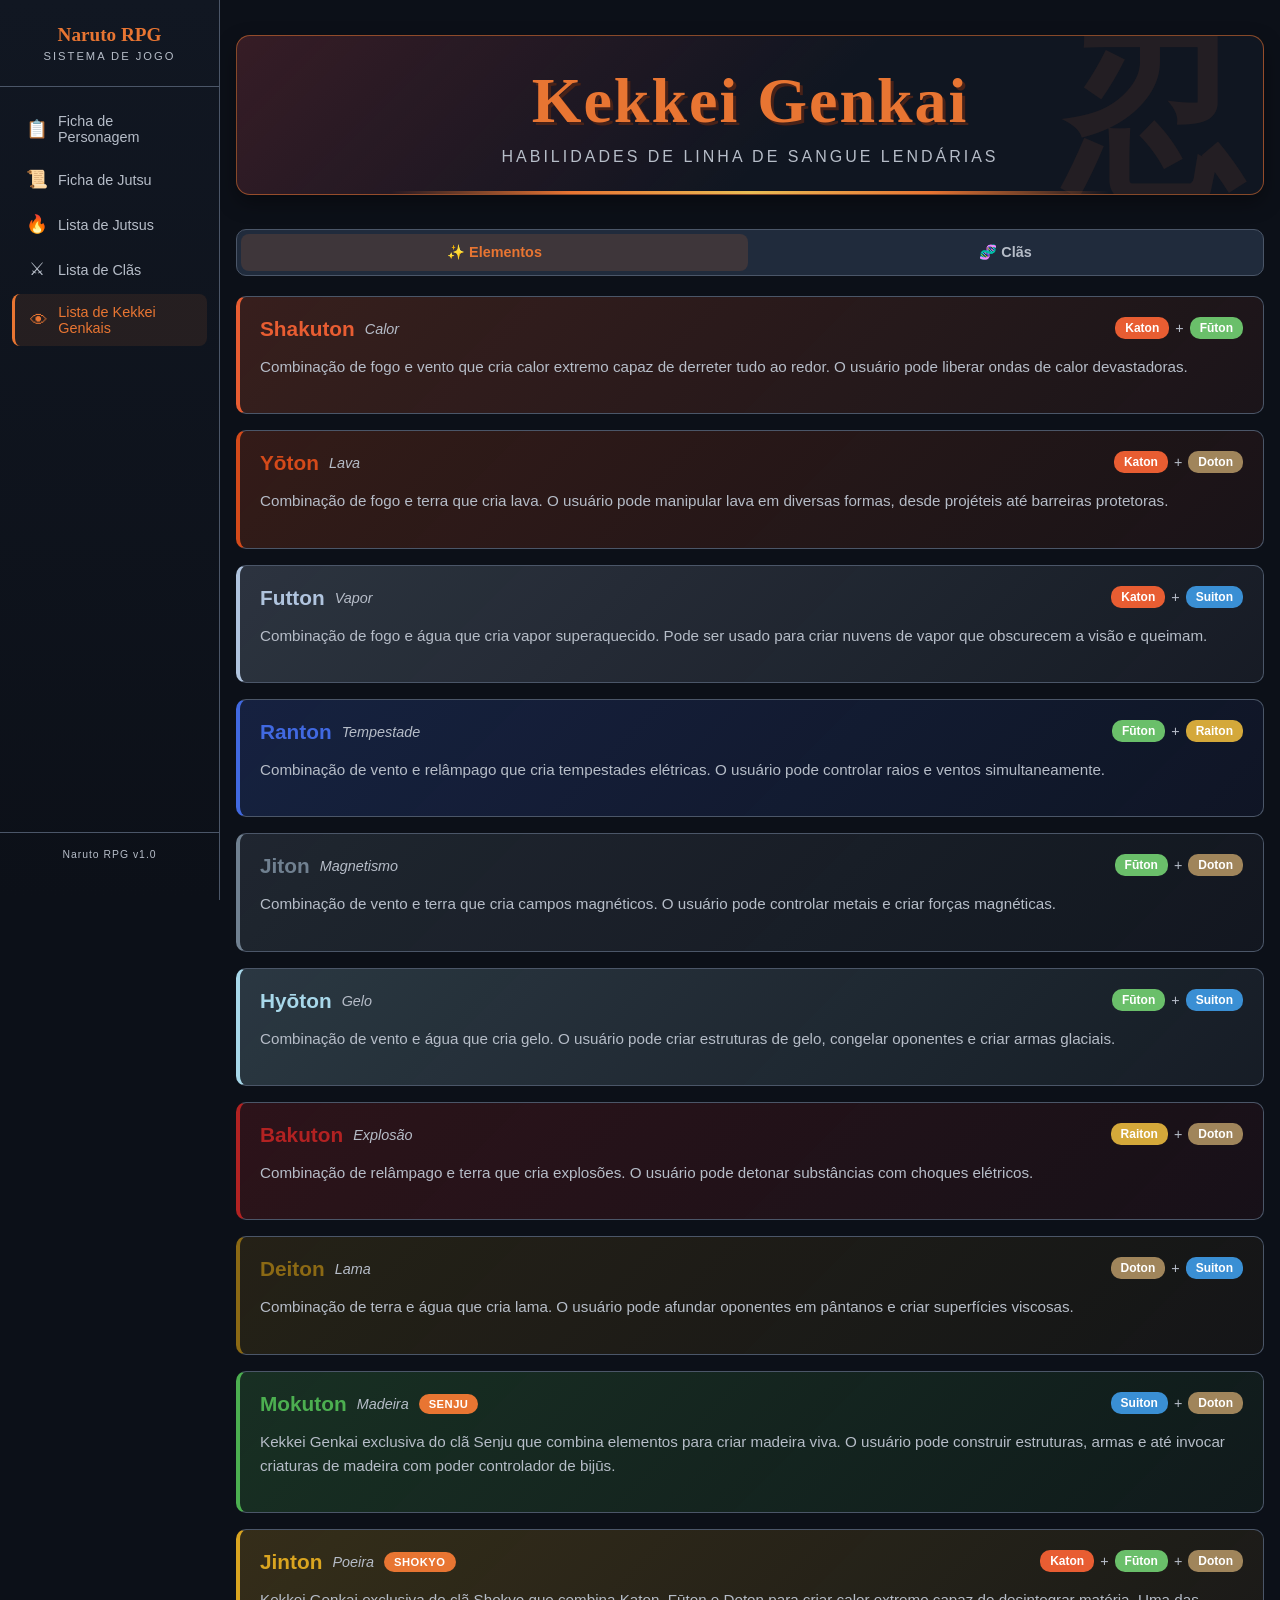
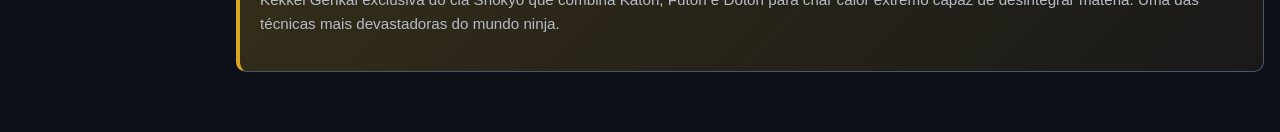
<file: kekkei.html>
<!DOCTYPE html>
<html lang="pt-BR">
<head>
  <meta charset="UTF-8">
  <meta name="viewport" content="width=device-width, initial-scale=1.0">

  <title>Naruto RPG - Kekkei Genkai</title>

  <link rel="stylesheet" href="style.css">
</head>

<body>
  <div class="app-layout">
    <aside class="sidebar">
      <div class="sidebar-logo">
        <h2>Naruto RPG</h2>
        <p>Sistema de Jogo</p>
      </div>
      <nav class="sidebar-nav">
        <a href="index.html">
          <span class="nav-icon">&#x1F4CB;</span> Ficha de Personagem
        </a>
        <a href="jutsu-sheet.html">
          <span class="nav-icon">&#x1F4DC;</span> Ficha de Jutsu
        </a>
        <a href="jutsus.html">
          <span class="nav-icon">&#x1F525;</span> Lista de Jutsus
        </a>
        <a href="clans.html">
          <span class="nav-icon">&#x2694;</span> Lista de Clãs
        </a>
        <a href="kekkei.html" class="active">
          <span class="nav-icon">&#x1F441;</span> Lista de Kekkei Genkais
        </a>
      </nav>
      <div class="sidebar-footer">
        Naruto RPG v1.0
      </div>
    </aside>

    <div class="main-content">
      <main class="container">

        <header class="page-header">
          <h1>Kekkei Genkai</h1>
          <p>Habilidades de linha de sangue lendárias</p>
        </header>

        <div class="tabs-container">
          <div class="tabs">
            <button type="button" class="tab-btn active" data-tab="element">&#x2728; Elementos</button>
            <button type="button" class="tab-btn" data-tab="doujutsu">&#x1F9EC; Clãs</button>
          </div>
        </div>

        <div id="tab-element" class="tab-content active">
          <div id="element-kekkei-list" class="kekkei-list">
          </div>
        </div>

        <div id="tab-doujutsu" class="tab-content">
          <div id="doujutsu-list" class="kekkei-list">
          </div>
        </div>

      </main>
    </div>
  </div>

  <script src="kekkei.js"></script>
  <script>
    document.querySelectorAll(".tab-btn").forEach((btn) => {
      btn.addEventListener("click", () => {
        document.querySelectorAll(".tab-btn").forEach((b) => b.classList.remove("active"));
        document.querySelectorAll(".tab-content").forEach((c) => c.classList.remove("active"));
        btn.classList.add("active");
        document.getElementById("tab-" + btn.dataset.tab).classList.add("active");
      });
    });
  </script>
</body>
</html>
</file>
<file: style.css>
:root {
  --bg-dark: #0d111a;
  --bg-blue: #182333;
  --panel: #202b3c;
  --panel-light: #2a374b;
  --border: #4b5668;

  --orange: #e87532;
  --orange-dark: #a94420;
  --red: #a83232;
  --blue: #4b9acb;
  --yellow: #e9bd55;

  --text: #f4eee2;
  --muted: #b6bdc8;

  --radius: 10px;
  --shadow: 0 8px 20px rgba(0, 0, 0, 0.35);
}

* {
  box-sizing: border-box;
}

html {
  scroll-behavior: smooth;
}

body {
  min-height: 100vh;
  margin: 0;
  color: var(--text);
  font-family: "Trebuchet MS", Arial, Helvetica, sans-serif;

  background: #0c1018;
}

body::before {
  content: "";
  position: fixed;
  inset: 0;
  pointer-events: none;
  opacity: 0;
  background-image:
    linear-gradient(45deg, rgba(255, 255, 255, 0.04) 25%, transparent 25%),
    linear-gradient(-45deg, rgba(255, 255, 255, 0.04) 25%, transparent 25%);
  background-size: 8px 8px;
  z-index: -1;
}

button,
input,
select,
textarea {
  font: inherit;
}

button:disabled {
  cursor: not-allowed;
  opacity: 0.35;
}

button {
  transition:
    background 0.2s ease,
    border-color 0.2s ease,
    color 0.2s ease,
    transform 0.2s ease;
}

button:not(:disabled):active {
  transform: translateY(1px);
}

.app-layout {
  display: flex;
  min-height: 100vh;
}

.sidebar {
  position: fixed;
  top: 0;
  left: 0;
  width: 220px;
  height: 100vh;
  background: linear-gradient(180deg, #111722, #0c1018);
  border-right: 1px solid var(--border);
  padding: 24px 0;
  display: flex;
  flex-direction: column;
  z-index: 100;
}

.sidebar-logo {
  text-align: center;
  padding: 0 16px 24px;
  border-bottom: 1px solid var(--border);
  margin-bottom: 16px;
}

.sidebar-logo h2 {
  margin: 0;
  font-size: 1.2rem;
  color: var(--orange);
  font-family: Georgia, "Times New Roman", serif;
}

.sidebar-logo p {
  margin: 4px 0 0;
  font-size: 0.7rem;
  color: var(--muted);
  text-transform: uppercase;
  letter-spacing: 2px;
}

.sidebar-nav {
  display: flex;
  flex-direction: column;
  gap: 4px;
  padding: 0 12px;
}

.sidebar-nav a {
  display: flex;
  align-items: center;
  gap: 10px;
  padding: 10px 14px;
  border-radius: 8px;
  color: var(--muted);
  text-decoration: none;
  font-size: 0.9rem;
  font-weight: 500;
  transition: all 0.2s ease;
}

.sidebar-nav a:hover {
  color: var(--text);
  background: rgba(255, 255, 255, 0.05);
}

.sidebar-nav a.active {
  color: var(--orange);
  background: rgba(232, 117, 50, 0.1);
  border-left: 3px solid var(--orange);
}

.sidebar-nav a .nav-icon {
  font-size: 1.1rem;
  width: 22px;
  text-align: center;
}

.sidebar-footer {
  margin-top: auto;
  padding: 16px;
  border-top: 1px solid var(--border);
  text-align: center;
  font-size: 0.65rem;
  color: var(--muted);
  letter-spacing: 1px;
}

.main-content {
  margin-left: 220px;
  flex: 1;
}

.container {
  width: min(100% - 32px, 1050px);
  margin: 0 auto;
  padding: 35px 0 60px;
}

/* Cabeçalho */

.page-header {
  position: relative;
  margin-bottom: 34px;
  padding: 28px 24px;
  overflow: hidden;
  border: 1px solid rgba(232, 117, 50, 0.55);
  border-radius: 14px;
  background:
    linear-gradient(135deg, rgba(168, 50, 50, 0.25), transparent 55%),
    rgba(17, 23, 34, 0.94);
  box-shadow: var(--shadow);
  text-align: center;
}

.page-header::before {
  content: "忍";
  position: absolute;
  top: -38px;
  right: 20px;
  color: rgba(232, 117, 50, 0.09);
  font-family: serif;
  font-size: 180px;
  font-weight: bold;
  pointer-events: none;
}

.page-header::after {
  content: "";
  position: absolute;
  bottom: 0;
  left: 15%;
  width: 70%;
  height: 3px;
  background: linear-gradient(
    90deg,
    transparent,
    var(--orange),
    var(--yellow),
    var(--orange),
    transparent
  );
}

.page-header h1 {
  position: relative;
  z-index: 1;
  margin: 0;
  color: var(--orange);
  font-family: Georgia, "Times New Roman", serif;
  font-size: clamp(2.2rem, 6vw, 4rem);
  letter-spacing: 2px;
  text-shadow: 3px 3px 0 #482218;
}

.page-header p {
  position: relative;
  z-index: 1;
  margin: 10px 0 0;
  color: var(--muted);
  font-size: 1rem;
  letter-spacing: 3px;
  text-transform: uppercase;
}

/* Cartões */

.card {
  position: relative;
  margin-bottom: 22px;
  padding: 25px;
  overflow: hidden;
  border: 1px solid var(--border);
  border-left: 4px solid var(--orange);
  border-radius: var(--radius);
  background:
    linear-gradient(135deg, rgba(255, 255, 255, 0.025), transparent 45%),
    var(--panel);
  box-shadow: var(--shadow);
}

.card h2 {
  position: relative;
  margin: 0 0 20px;
  padding-bottom: 10px;
  color: var(--orange);
  font-family: Georgia, "Times New Roman", serif;
  font-size: 1.45rem;
}

.card h2::after {
  content: "";
  position: absolute;
  bottom: 0;
  left: 0;
  width: 85px;
  height: 3px;
  background: var(--orange);
  box-shadow: 35px 0 0 var(--red);
}

.section-heading {
  display: flex;
  align-items: flex-start;
  justify-content: space-between;
  gap: 18px;
  margin-bottom: 20px;
}

.section-heading h2 {
  margin-bottom: 6px;
}

.section-heading p {
  margin: 0;
  color: var(--muted);
  font-size: 0.9rem;
}

/* Formulários */

.form-grid {
  display: grid;
  grid-template-columns: repeat(2, minmax(0, 1fr));
  gap: 20px;
}

.form-group {
  display: flex;
  flex-direction: column;
  gap: 8px;
}

.form-group label {
  color: #e8d8bd;
  font-size: 0.92rem;
  font-weight: bold;
}

input,
select,
textarea {
  width: 100%;
  border: 1px solid #4a5669;
  border-radius: 7px;
  padding: 12px 13px;
  outline: none;
  color: var(--text);
  background: #151d2a;
  box-shadow: inset 0 2px 5px rgba(0, 0, 0, 0.2);
}

input:focus,
select:focus,
textarea:focus {
  border-color: var(--orange);
  background: #1b2637;
  box-shadow:
    0 0 0 3px rgba(232, 117, 50, 0.14),
    inset 0 2px 5px rgba(0, 0, 0, 0.2);
}

textarea {
  min-height: 120px;
  resize: vertical;
}

/* Roleta */

.roulette-display {
  flex: 1;
  display: flex;
  align-items: center;
  justify-content: center;
  min-height: 48px;
  padding: 12px 14px;
  border: 2px solid #4a5669;
  border-radius: 7px;
  background: #151d2a;
  box-shadow: inset 0 2px 5px rgba(0, 0, 0, 0.2);
  color: var(--orange);
  font-weight: bold;
  font-size: 1rem;
  text-align: center;
  cursor: pointer;
  transition: all 0.3s ease;
}

.roulette-display::after {
  content: "▾";
  margin-left: 8px;
  font-size: 0.75rem;
  color: #7f8b9b;
  transition: transform 0.2s ease;
}

.roulette-display:hover {
  border-color: #5c6b82;
}

.roulette-display.disabled {
  cursor: not-allowed;
  opacity: 0.55;
}

.roulette-display.spinning {
  border-color: var(--yellow);
  box-shadow: 0 0 15px rgba(233, 189, 85, 0.3);
}

.roulette-display.result {
  border-color: var(--orange);
  background: linear-gradient(135deg, rgba(232, 117, 50, 0.1), #151d2a);
}

.roulette-placeholder {
  color: #7f8b9b;
  font-weight: normal;
}

.spin-button {
  display: inline-flex;
  align-items: center;
  justify-content: center;
  align-self: center;
  width: 46px;
  height: 46px;
  flex-shrink: 0;
  padding: 0;
  border: 1px solid var(--orange);
  border-radius: 50%;
  background: linear-gradient(135deg, var(--orange), var(--orange-dark));
  color: white;
  cursor: pointer;
  transition: all 0.2s ease;
}

.spin-button:hover {
  background: linear-gradient(135deg, #f18b48, var(--orange));
  transform: translateY(-1px);
  box-shadow: 0 4px 12px rgba(232, 117, 50, 0.4);
}

.spin-button:active {
  transform: translateY(0);
}

.spin-button:disabled {
  opacity: 0.5;
  cursor: not-allowed;
  transform: none;
  box-shadow: none;
}

.spin-icon {
  display: inline-block;
  font-size: 1.35rem;
  line-height: 1;
  transition: transform 0.3s ease;
}

.spin-button:active .spin-icon {
  transform: rotate(180deg);
}

@keyframes spinCycle {
  0% { transform: translateY(0); opacity: 1; }
  25% { transform: translateY(-8px); opacity: 0.5; }
  50% { transform: translateY(0); opacity: 1; }
  75% { transform: translateY(8px); opacity: 0.5; }
  100% { transform: translateY(0); opacity: 1; }
}

.roulette-display.spinning .roulette-text {
  animation: spinCycle 0.15s linear infinite;
}

.roulette-box {
  position: relative;
  display: flex;
  flex-direction: column;
  gap: 10px;
}

.roulette-row {
  display: flex;
  gap: 10px;
  align-items: stretch;
}

.roulette-picker {
  position: absolute;
  inset: 0;
  z-index: 2;
  pointer-events: none;
}

.roulette-picker select {
  width: 100%;
  height: 100%;
  opacity: 0;
  border: 0;
  -webkit-appearance: none;
  appearance: none;
}

.rank-buttons {
  display: flex;
  align-items: center;
  gap: 12px;
  flex-wrap: wrap;
  margin-bottom: 22px;
}

.rank-buttons > label {
  color: var(--muted);
  font-size: 0.9rem;
}

.rank-buttons-group {
  display: flex;
  gap: 8px;
  flex-wrap: wrap;
}

.rank-btn {
  padding: 10px 22px;
  border: 1px solid var(--border);
  border-radius: 7px;
  background: #151d2a;
  color: var(--muted);
  font-weight: bold;
  font-size: 0.9rem;
  cursor: pointer;
  transition: all 0.2s ease;
}

.rank-btn:hover {
  border-color: var(--orange);
  color: var(--text);
}

.rank-btn.active {
  border-color: var(--orange);
  background: linear-gradient(135deg, var(--orange), var(--orange-dark));
  color: white;
  box-shadow: 0 4px 12px rgba(232, 117, 50, 0.4);
}

.kekkei-description {
  color: var(--muted);
  font-size: 0.9rem;
  margin-bottom: 16px;
  line-height: 1.5;
}

.kekkei-result {
  margin-top: 16px;
  padding: 12px 16px;
  background: rgba(232, 117, 50, 0.15);
  border-left: 4px solid var(--orange);
  border-radius: 8px;
  font-size: 15px;
  color: var(--orange);
}

.kekkei-result.empty {
  background: #182333;
  border-left-color: #4a5669;
  color: var(--muted);
}

.kekkei-result.empty strong {
  color: #7f8b9b;
}

.kekkei-result.empty #kekkei-name {
  color: #7f8b9b;
  font-weight: 500;
}

.kekkei-result strong {
  color: var(--orange);
}

.kekkei-result span {
  font-weight: 700;
  color: var(--yellow);
}

.hidden {
  display: none !important;
}

/* Imagem */

.image-upload {
  display: flex;
  align-items: center;
  gap: 28px;
}

.image-preview-container {
  display: flex;
  align-items: center;
  justify-content: center;
  width: 205px;
  height: 250px;
  flex-shrink: 0;
  overflow: hidden;
  border: 2px solid var(--orange);
  border-radius: 8px;
  background:
    linear-gradient(135deg, rgba(232, 117, 50, 0.12), transparent),
    #151d2a;
  box-shadow:
    0 0 0 5px rgba(232, 117, 50, 0.06),
    var(--shadow);
}

.character-image-preview {
  display: block;
  width: 100%;
  height: 100%;
  object-fit: cover;
}

.image-placeholder {
  display: flex;
  flex-direction: column;
  align-items: center;
  justify-content: center;
  gap: 8px;
  padding: 20px;
  color: var(--muted);
  text-align: center;
}

.image-placeholder::before {
  content: "影";
  color: rgba(232, 117, 50, 0.5);
  font-family: Georgia, serif;
  font-size: 4rem;
}

.image-placeholder span {
  color: var(--orange);
  font-size: 1.1rem;
  font-weight: bold;
}

.image-placeholder small {
  font-size: 0.8rem;
}

.image-controls {
  display: flex;
  flex-direction: column;
  align-items: flex-start;
  gap: 12px;
}

.upload-label {
  display: inline-flex;
  align-items: center;
  justify-content: center;
  padding: 12px 18px;
  border: 1px solid var(--orange);
  border-radius: 7px;
  background: linear-gradient(135deg, var(--orange), var(--orange-dark));
  color: white;
  font-weight: bold;
  cursor: pointer;
}

.upload-label:hover {
  background: linear-gradient(135deg, #f18b48, var(--orange));
}

#character-image {
  display: none;
}

.upload-help {
  margin: 0;
  color: var(--muted);
  font-size: 0.85rem;
}

.small-button {
  padding: 9px 13px;
  border: 1px solid #6a4a4a;
  border-radius: 7px;
  background: #321f27;
  color: #e6a2a2;
  cursor: pointer;
}

.small-button:hover {
  border-color: var(--red);
  background: #51252d;
  color: white;
}

/* Atributos */

.points-counter {
  padding: 10px 15px;
  border: 1px solid rgba(232, 117, 50, 0.45);
  border-radius: 8px;
  background: #151d2a;
  color: var(--muted);
  white-space: nowrap;
}

.points-counter span:first-child {
  color: var(--orange);
  font-size: 1.1rem;
  font-weight: bold;
}

.exp-display {
  display: flex;
  align-items: center;
  gap: 16px;
  padding: 20px;
  border: 1px solid rgba(232, 117, 50, 0.45);
  border-radius: 10px;
  background: linear-gradient(135deg, #1a1a2e, #16213e);
}

.exp-value {
  font-family: 'Cinzel', Georgia, serif;
  font-size: 2.5rem;
  font-weight: 900;
  color: var(--orange);
  text-shadow: 2px 2px 0 rgba(0,0,0,0.3);
  min-width: 80px;
  text-align: center;
}

.exp-label {
  font-size: 14px;
  color: #b6bdc8;
  text-transform: uppercase;
  letter-spacing: 1px;
}

.attributes-list {
  display: flex;
  flex-direction: column;
  gap: 23px;
}

.attribute-row {
  display: flex;
  flex-direction: column;
  gap: 9px;
}

.attribute-header {
  display: flex;
  justify-content: space-between;
  gap: 12px;
  color: #e8d8bd;
  font-weight: bold;
}

.attribute-header span {
  color: var(--orange);
  font-size: 1.1rem;
}

.attribute-controls {
  display: flex;
  align-items: center;
  gap: 12px;
}

.attribute-button {
  display: flex;
  align-items: center;
  justify-content: center;
  width: 36px;
  height: 36px;
  flex-shrink: 0;
  border: 1px solid #59677c;
  border-radius: 7px;
  background: #151d2a;
  color: var(--text);
  font-size: 1.35rem;
  font-weight: bold;
  cursor: pointer;
}

.attribute-button:hover:not(:disabled) {
  border-color: var(--orange);
  background: #382a28;
  color: var(--orange);
}

.attribute-bar {
  position: relative;
  flex: 1;
  height: 14px;
  overflow: hidden;
  border: 1px solid #3c485a;
  border-radius: 999px;
  background: #111722;
}

.attribute-bar-fill {
  width: 0%;
  height: 100%;
  border-radius: inherit;
  background: linear-gradient(
    90deg,
    var(--orange-dark),
    var(--orange),
    var(--yellow)
  );
  box-shadow: 0 0 10px rgba(232, 117, 50, 0.35);
  transition: width 0.2s ease;
}

/* Recursos */

.resources-grid {
  display: grid;
  grid-template-columns: repeat(4, minmax(0, 1fr));
  gap: 15px;
}

.resource-box {
  position: relative;
  padding: 20px 12px;
  overflow: hidden;
  border: 1px solid #48566b;
  border-top: 3px solid var(--blue);
  border-radius: 8px;
  background:
    linear-gradient(135deg, rgba(75, 154, 203, 0.1), transparent),
    #182333;
  text-align: center;
}

.resource-label {
  display: block;
  margin-bottom: 7px;
  color: var(--muted);
  font-size: 0.9rem;
}

.resource-box strong {
  display: block;
  color: var(--blue);
  font-size: 1.5rem;
}

.resource-box small {
  display: block;
  margin-top: 6px;
  color: var(--muted);
  font-size: 0.75rem;
}

/* Botões */

.form-actions {
  display: flex;
  justify-content: center;
  gap: 15px;
  margin-top: 28px;
}

.primary-button,
.secondary-button {
  min-width: 180px;
  padding: 14px 24px;
  border-radius: 8px;
  font-weight: bold;
  cursor: pointer;
}

.primary-button {
  border: 1px solid var(--orange);
  background: linear-gradient(135deg, var(--orange), var(--orange-dark));
  color: white;
  box-shadow: 0 5px 15px rgba(0, 0, 0, 0.3);
}

.primary-button:hover {
  border-color: var(--yellow);
  background: linear-gradient(135deg, #f18b48, var(--orange));
}

.secondary-button {
  border: 1px solid #536177;
  background: #202b3c;
  color: var(--text);
}

.secondary-button:hover {
  border-color: var(--orange);
  background: #2e3b50;
}

.form-message {
  min-height: 24px;
  margin: 15px 0 0;
  color: var(--yellow);
  text-align: center;
}

/* Responsividade */

@media (max-width: 800px) {
  .resources-grid {
    grid-template-columns: repeat(2, minmax(0, 1fr));
  }
}

@media (max-width: 700px) {
  .sidebar {
    position: relative;
    width: 100%;
    height: auto;
    flex-direction: row;
    padding: 12px;
    overflow-x: auto;
  }

  .sidebar-logo {
    display: none;
  }

  .sidebar-nav {
    flex-direction: row;
    width: 100%;
    padding: 0;
    gap: 4px;
  }

  .sidebar-nav a {
    padding: 8px 12px;
    font-size: 0.8rem;
    white-space: nowrap;
  }

  .sidebar-nav a.active {
    border-left: none;
    border-bottom: 3px solid var(--orange);
  }

  .sidebar-footer {
    display: none;
  }

  .main-content {
    margin-left: 0;
  }

  .container {
    width: min(100% - 20px, 1050px);
    padding-top: 20px;
  }

  .page-header {
    padding: 24px 15px;
  }

  .card {
    padding: 19px;
  }

  .form-grid {
    grid-template-columns: 1fr;
  }

  .section-heading {
    flex-direction: column;
  }

  .image-upload {
    flex-direction: column;
    align-items: stretch;
  }

  .image-preview-container {
    width: 100%;
    max-width: 270px;
    height: 320px;
    margin: 0 auto;
  }

  .image-controls {
    align-items: stretch;
  }

  .upload-label {
    width: 100%;
  }

  .form-actions {
    flex-direction: column;
  }

  .primary-button,
  .secondary-button {
    width: 100%;
  }
}

@media (max-width: 430px) {
  .resources-grid {
    grid-template-columns: 1fr;
  }

  .attribute-controls {
    gap: 8px;
  }

  .attribute-button {
    width: 32px;
    height: 32px;
  }

  .page-header h1 {
    font-size: 1.4rem;
  }

  .page-header p {
    font-size: 0.8rem;
  }

  .card h2 {
    font-size: 1.2rem;
  }

  .info-grid {
    grid-template-columns: 1fr;
  }

  .info-with-image {
    flex-direction: column;
  }

  .info-section {
    width: 100%;
  }

  .character-image-preview {
    width: 100%;
    max-width: 200px;
    margin: 0 auto;
  }

  .attributes-list {
    gap: 12px;
  }

  .attribute-row {
    flex-direction: column;
    align-items: stretch;
    gap: 8px;
  }

  .attribute-header {
    width: 100%;
  }

  .attribute-controls {
    width: 100%;
    justify-content: space-between;
  }

  .attribute-bar-container {
    width: 100%;
  }

  .roulette-row {
    flex-direction: column;
    align-items: center;
  }

  .roulette-row .roulette-display {
    width: 100%;
  }

  .filter-buttons {
    flex-wrap: wrap;
    justify-content: center;
  }

  .tabs {
    flex-direction: column;
  }

  .tab-btn {
    padding: 10px;
    font-size: 0.85rem;
  }

  .jutsu-header {
    flex-direction: column;
    gap: 8px;
  }

  .jutsu-rank {
    align-self: flex-start;
  }

  .jutsu-stats {
    grid-template-columns: repeat(2, 1fr);
  }

  .clan-card-header {
    flex-direction: column;
    align-items: flex-start;
    gap: 8px;
  }

  .kekkei-header {
    flex-direction: column;
  }

  .kekkei-elements {
    flex-wrap: wrap;
  }

  .stage-item {
    flex-direction: column;
    gap: 4px;
  }

  .stage-name {
    min-width: auto;
  }

  .stage-ability {
    width: 100%;
  }

  .stage-exp {
    align-self: flex-start;
  }
}

/* Página de Jutsus */

.jutsu-filters {
  display: flex;
  flex-direction: column;
  gap: 12px;
}

.jutsu-filters label {
  color: var(--muted);
  font-size: 0.9rem;
}

.filter-buttons {
  display: flex;
  flex-wrap: wrap;
  gap: 8px;
}

.filter-btn {
  padding: 6px 14px;
  border: 1px solid var(--border);
  border-radius: 20px;
  background: transparent;
  color: var(--muted);
  font-size: 0.85rem;
  cursor: pointer;
  transition: all 0.2s ease;
}

.filter-btn:hover {
  border-color: var(--orange);
  color: var(--text);
}

.filter-btn.active {
  border-color: var(--orange);
  background: rgba(232, 117, 50, 0.15);
  color: var(--orange);
}

.jutsu-list {
  display: flex;
  flex-direction: column;
  gap: 14px;
}

.jutsu-card {
  background: var(--panel);
  border: 1px solid var(--border);
  border-left: 4px solid var(--orange);
  border-radius: var(--radius);
  padding: 20px;
  transition: all 0.2s ease;
}

.jutsu-card:hover {
  border-color: var(--orange);
  box-shadow: 0 4px 15px rgba(0, 0, 0, 0.3);
}

.jutsu-header {
  display: flex;
  justify-content: space-between;
  align-items: flex-start;
  margin-bottom: 14px;
}

.jutsu-name {
  display: flex;
  flex-direction: column;
  gap: 4px;
}

.jutsu-element-badge {
  display: inline-flex;
  align-items: center;
  gap: 4px;
  padding: 3px 10px;
  border-radius: 12px;
  font-size: 0.7rem;
  font-weight: 600;
  color: white;
  width: fit-content;
  text-transform: uppercase;
  letter-spacing: 0.5px;
}

.jutsu-name h3 {
  margin: 0;
  font-size: 1.1rem;
  color: var(--text);
}

.jutsu-name-en {
  font-size: 0.8rem;
  color: var(--muted);
  font-style: italic;
}

.jutsu-rank {
  font-size: 1.4rem;
  font-weight: 800;
  font-family: Georgia, "Times New Roman", serif;
}

.jutsu-stats {
  display: grid;
  grid-template-columns: repeat(4, 1fr);
  gap: 12px;
  margin-bottom: 14px;
}

.jutsu-stat {
  text-align: center;
  padding: 10px 8px;
  background: rgba(0, 0, 0, 0.2);
  border-radius: 8px;
}

.stat-label {
  display: block;
  font-size: 0.7rem;
  color: var(--muted);
  text-transform: uppercase;
  letter-spacing: 1px;
  margin-bottom: 4px;
}

.stat-value {
  display: block;
  font-size: 1.1rem;
  font-weight: 700;
  color: var(--text);
}

.stat-value.damage {
  color: #e85d32;
}

.stat-value.chakra {
  color: var(--blue);
}

.stat-value.learn {
  color: var(--yellow);
  font-size: 0.95rem;
}

.jutsu-description {
  margin: 0;
  font-size: 0.9rem;
  line-height: 1.6;
  color: var(--muted);
}

.jutsu-empty {
  text-align: center;
  padding: 40px;
  color: var(--muted);
  font-size: 1rem;
}

.tabs-container {
  margin-bottom: 20px;
}

.tabs {
  display: flex;
  gap: 4px;
  background: var(--panel);
  padding: 4px;
  border-radius: 10px;
  border: 1px solid var(--border);
}

.tab-btn {
  flex: 1;
  padding: 10px 16px;
  border: none;
  border-radius: 8px;
  background: transparent;
  color: var(--muted);
  font-size: 0.9rem;
  font-weight: 600;
  cursor: pointer;
  transition: all 0.2s ease;
}

.tab-btn:hover {
  color: var(--text);
}

.tab-btn.active {
  background: rgba(232, 117, 50, 0.15);
  color: var(--orange);
}

.tab-content {
  display: none;
}

.tab-content.active {
  display: block;
}

.jutsu-badges {
  display: flex;
  gap: 8px;
  align-items: center;
}

.jutsu-type-badge {
  display: inline-block;
  padding: 3px 10px;
  border-radius: 12px;
  font-size: 0.7rem;
  font-weight: 600;
  color: white;
  text-transform: uppercase;
  letter-spacing: 0.5px;
}

.jutsu-clan-badge {
  display: inline-block;
  padding: 3px 10px;
  border-radius: 12px;
  font-size: 0.7rem;
  font-weight: 600;
  color: white;
  text-transform: uppercase;
  letter-spacing: 0.5px;
}

.stat-value.clan-learn {
  color: var(--yellow);
  font-size: 0.85rem;
}

.clan-filter-btn {
  padding: 6px 14px;
  border: 1px solid var(--border);
  border-radius: 20px;
  background: transparent;
  color: var(--muted);
  font-size: 0.85rem;
  cursor: pointer;
  transition: all 0.2s ease;
}

.clan-filter-btn:hover {
  border-color: var(--orange);
  color: var(--text);
}

.clan-filter-btn.active {
  border-color: var(--orange);
  background: rgba(232, 117, 50, 0.15);
  color: var(--orange);
}

.clan-list-filter-btn {
  padding: 6px 14px;
  border: 1px solid var(--border);
  border-radius: 20px;
  background: transparent;
  color: var(--muted);
  font-size: 0.85rem;
  cursor: pointer;
  transition: all 0.2s ease;
}

.clan-list-filter-btn:hover {
  border-color: var(--orange);
  color: var(--text);
}

.clan-list-filter-btn.active {
  border-color: var(--orange);
  background: rgba(232, 117, 50, 0.15);
  color: var(--orange);
}

.clan-list {
  display: flex;
  flex-direction: column;
  gap: 14px;
}

.clan-card {
  background: var(--panel);
  border: 1px solid var(--border);
  border-left: 4px solid var(--orange);
  border-radius: var(--radius);
  padding: 20px;
  transition: all 0.2s ease;
}

.clan-card:hover {
  border-color: var(--orange);
  box-shadow: 0 4px 15px rgba(0, 0, 0, 0.3);
}

.clan-card-header {
  display: flex;
  justify-content: space-between;
  align-items: center;
  margin-bottom: 12px;
}

.clan-card-name {
  font-size: 1.2rem;
  font-weight: 700;
  font-family: Georgia, "Times New Roman", serif;
}

.clan-card-village {
  font-size: 0.8rem;
  color: var(--muted);
  background: rgba(255, 255, 255, 0.06);
  padding: 4px 10px;
  border-radius: 12px;
}

.clan-card-description {
  margin: 0 0 14px;
  font-size: 0.9rem;
  line-height: 1.6;
  color: var(--muted);
}

.clan-card-passive {
  padding: 10px 14px;
  background: rgba(232, 117, 50, 0.08);
  border-radius: 8px;
  font-size: 0.9rem;
  color: var(--text);
  margin-bottom: 8px;
}

.clan-card-passive strong {
  color: var(--orange);
}

.clan-card-bonuses {
  padding: 10px 14px;
  background: rgba(75, 154, 203, 0.08);
  border-radius: 8px;
  font-size: 0.9rem;
  color: var(--text);
}

.clan-card-bonuses strong {
  color: var(--blue);
}

@media (max-width: 600px) {
  .jutsu-stats {
    grid-template-columns: repeat(2, 1fr);
  }

  .jutsu-header {
    flex-direction: column;
    gap: 8px;
  }

  .jutsu-rank {
    align-self: flex-start;
  }
}

/* Página de Kekkei Genkai */

.kekkei-list {
  display: flex;
  flex-direction: column;
  gap: 16px;
}

.kekkei-card {
  background: var(--panel);
  border: 1px solid var(--border);
  border-left: 4px solid var(--orange);
  border-radius: var(--radius);
  padding: 20px;
  transition: all 0.2s ease;
}

.kekkei-card:hover {
  border-color: var(--orange);
  box-shadow: 0 4px 15px rgba(0, 0, 0, 0.3);
}

.kekkei-header {
  display: flex;
  justify-content: space-between;
  align-items: flex-start;
  margin-bottom: 14px;
  flex-wrap: wrap;
  gap: 10px;
}

.kekkei-title {
  display: flex;
  align-items: center;
  gap: 10px;
}

.kekkei-title h3 {
  margin: 0;
  font-size: 1.3rem;
  color: var(--text);
}

.kekkei-name-en {
  font-size: 0.9rem;
  color: var(--muted);
  font-style: italic;
}

.kekkei-clan-badge {
  padding: 4px 12px;
  border-radius: 12px;
  font-size: 0.75rem;
  font-weight: 600;
  color: white;
  text-transform: uppercase;
}

.kekkei-elements {
  display: flex;
  align-items: center;
  gap: 6px;
  font-size: 0.9rem;
  color: var(--muted);
}

.element-badge {
  padding: 4px 10px;
  border-radius: 10px;
  font-size: 0.75rem;
  font-weight: 600;
  color: white;
}

.kekkei-description {
  margin: 0 0 14px;
  font-size: 0.95rem;
  line-height: 1.6;
  color: var(--muted);
}

.kekkei-special {
  font-size: 0.85rem;
  color: var(--muted);
  margin-bottom: 8px;
  padding: 8px 12px;
  background: rgba(0, 0, 0, 0.15);
  border-radius: 6px;
}

.kekkei-special strong {
  color: var(--text);
}

.clan-restriction-badge {
  padding: 4px 10px;
  border-radius: 10px;
  font-size: 0.7rem;
  font-weight: 600;
  background: var(--orange);
  color: white;
  text-transform: uppercase;
  letter-spacing: 0.5px;
}

.doujutsu-stages {
  margin-bottom: 8px;
  padding: 8px 12px;
  background: rgba(0, 0, 0, 0.15);
  border-radius: 6px;
}

.doujutsu-stages strong {
  color: var(--text);
  display: block;
  margin-bottom: 8px;
}

.stages-list {
  display: flex;
  flex-direction: column;
  gap: 6px;
}

.stage-item {
  display: flex;
  gap: 10px;
  font-size: 0.85rem;
  align-items: center;
}

.stage-name {
  color: var(--orange);
  font-weight: 600;
  min-width: 80px;
}

.stage-ability {
  color: var(--muted);
  flex: 1;
}

.stage-exp {
  color: var(--yellow);
  font-weight: 600;
  font-size: 0.8rem;
  background: rgba(233, 189, 85, 0.15);
  padding: 2px 8px;
  border-radius: 8px;
}

.element-card {
  background: linear-gradient(135deg, rgba(232, 117, 50, 0.05), rgba(75, 154, 203, 0.05));
}

.doujutsu-card {
  background: var(--panel);
}

@media (max-width: 600px) {
  .kekkei-header {
    flex-direction: column;
  }

  .kekkei-elements {
    flex-wrap: wrap;
  }

  .stage-item {
    flex-direction: column;
    gap: 2px;
  }
}
</file>
